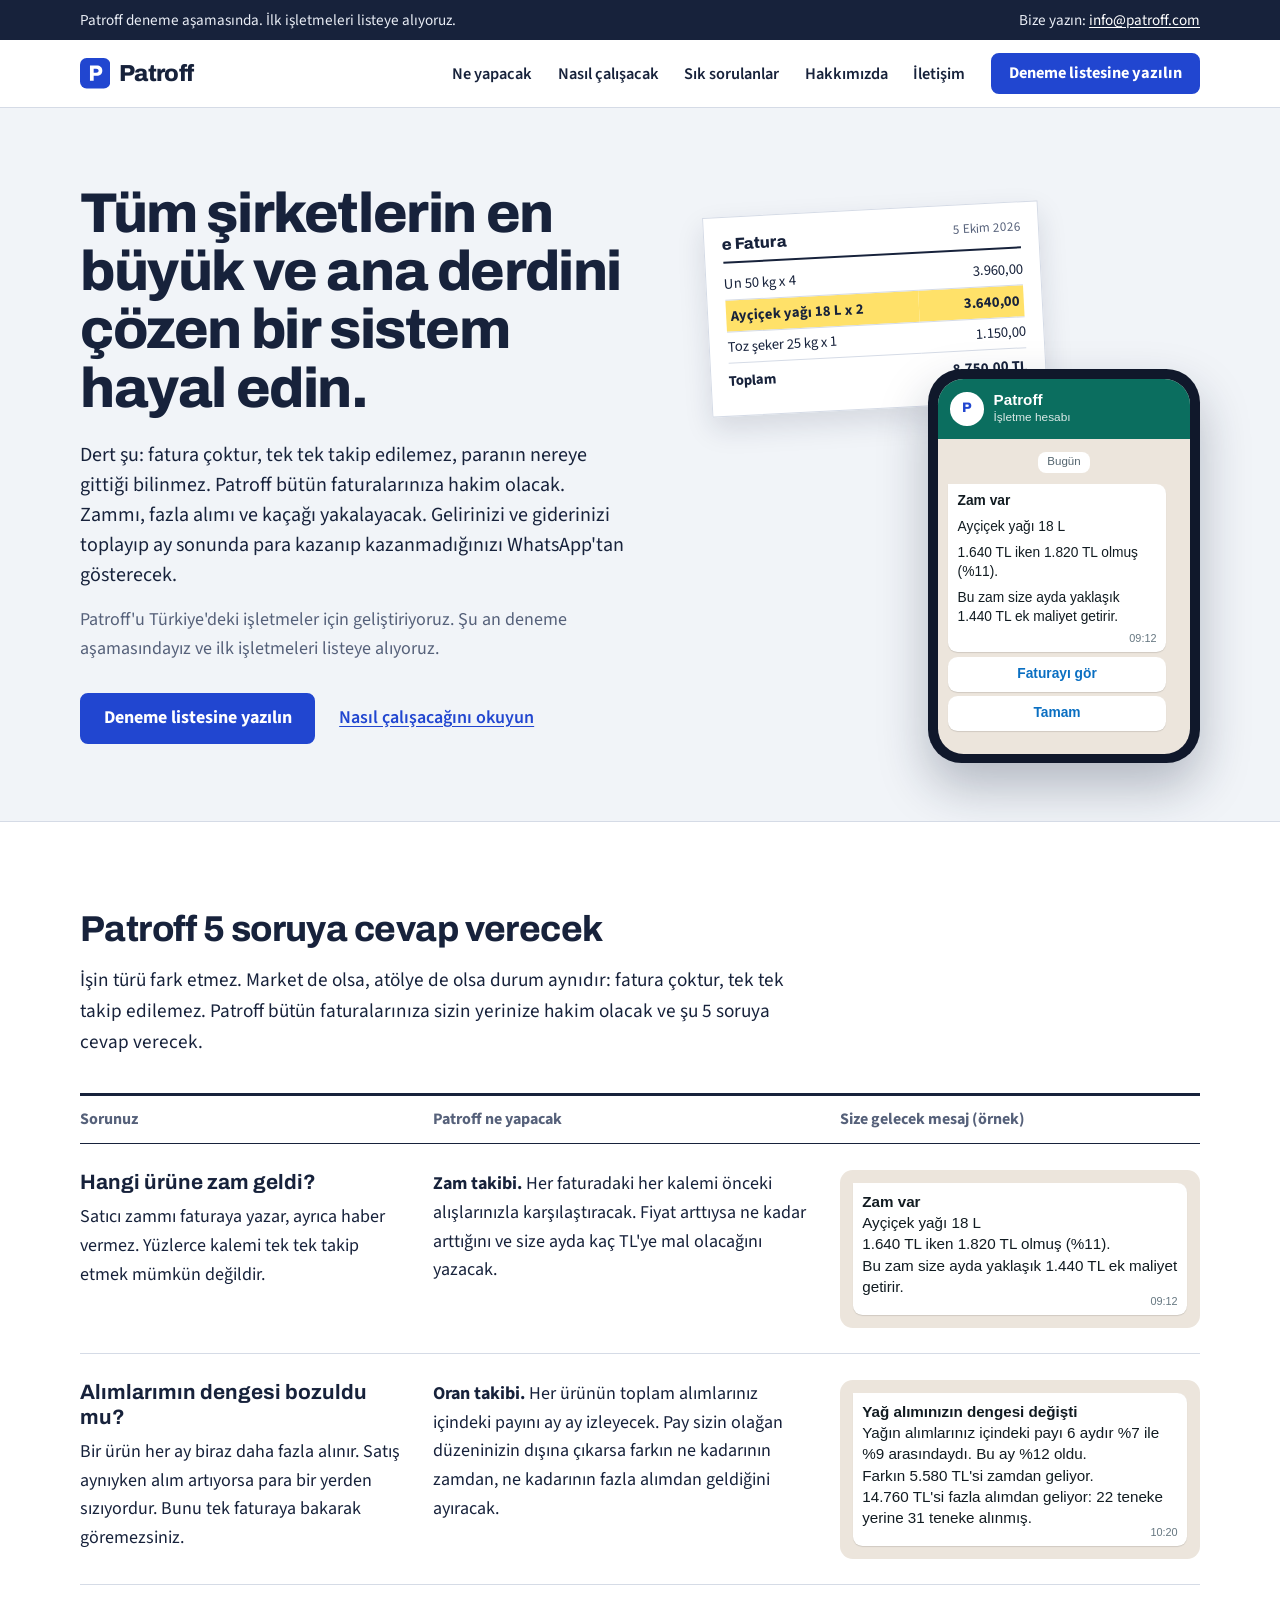
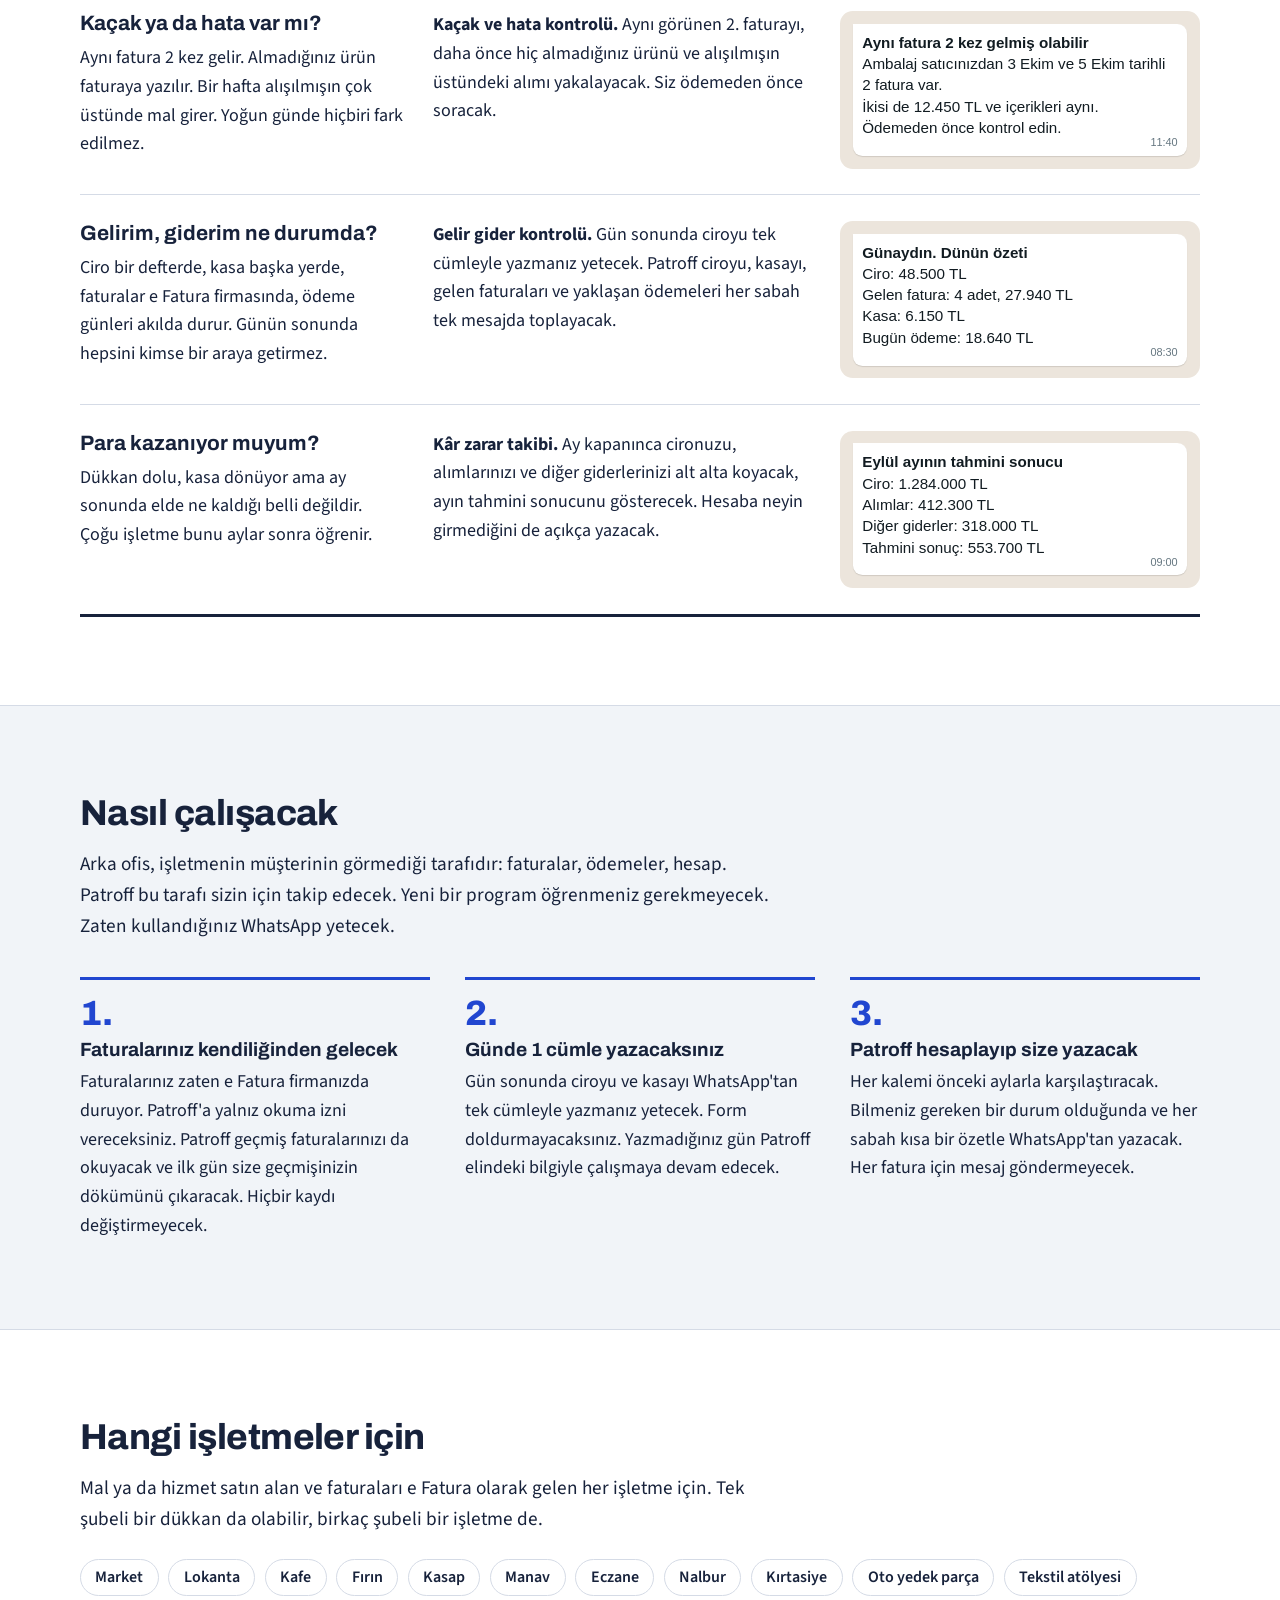
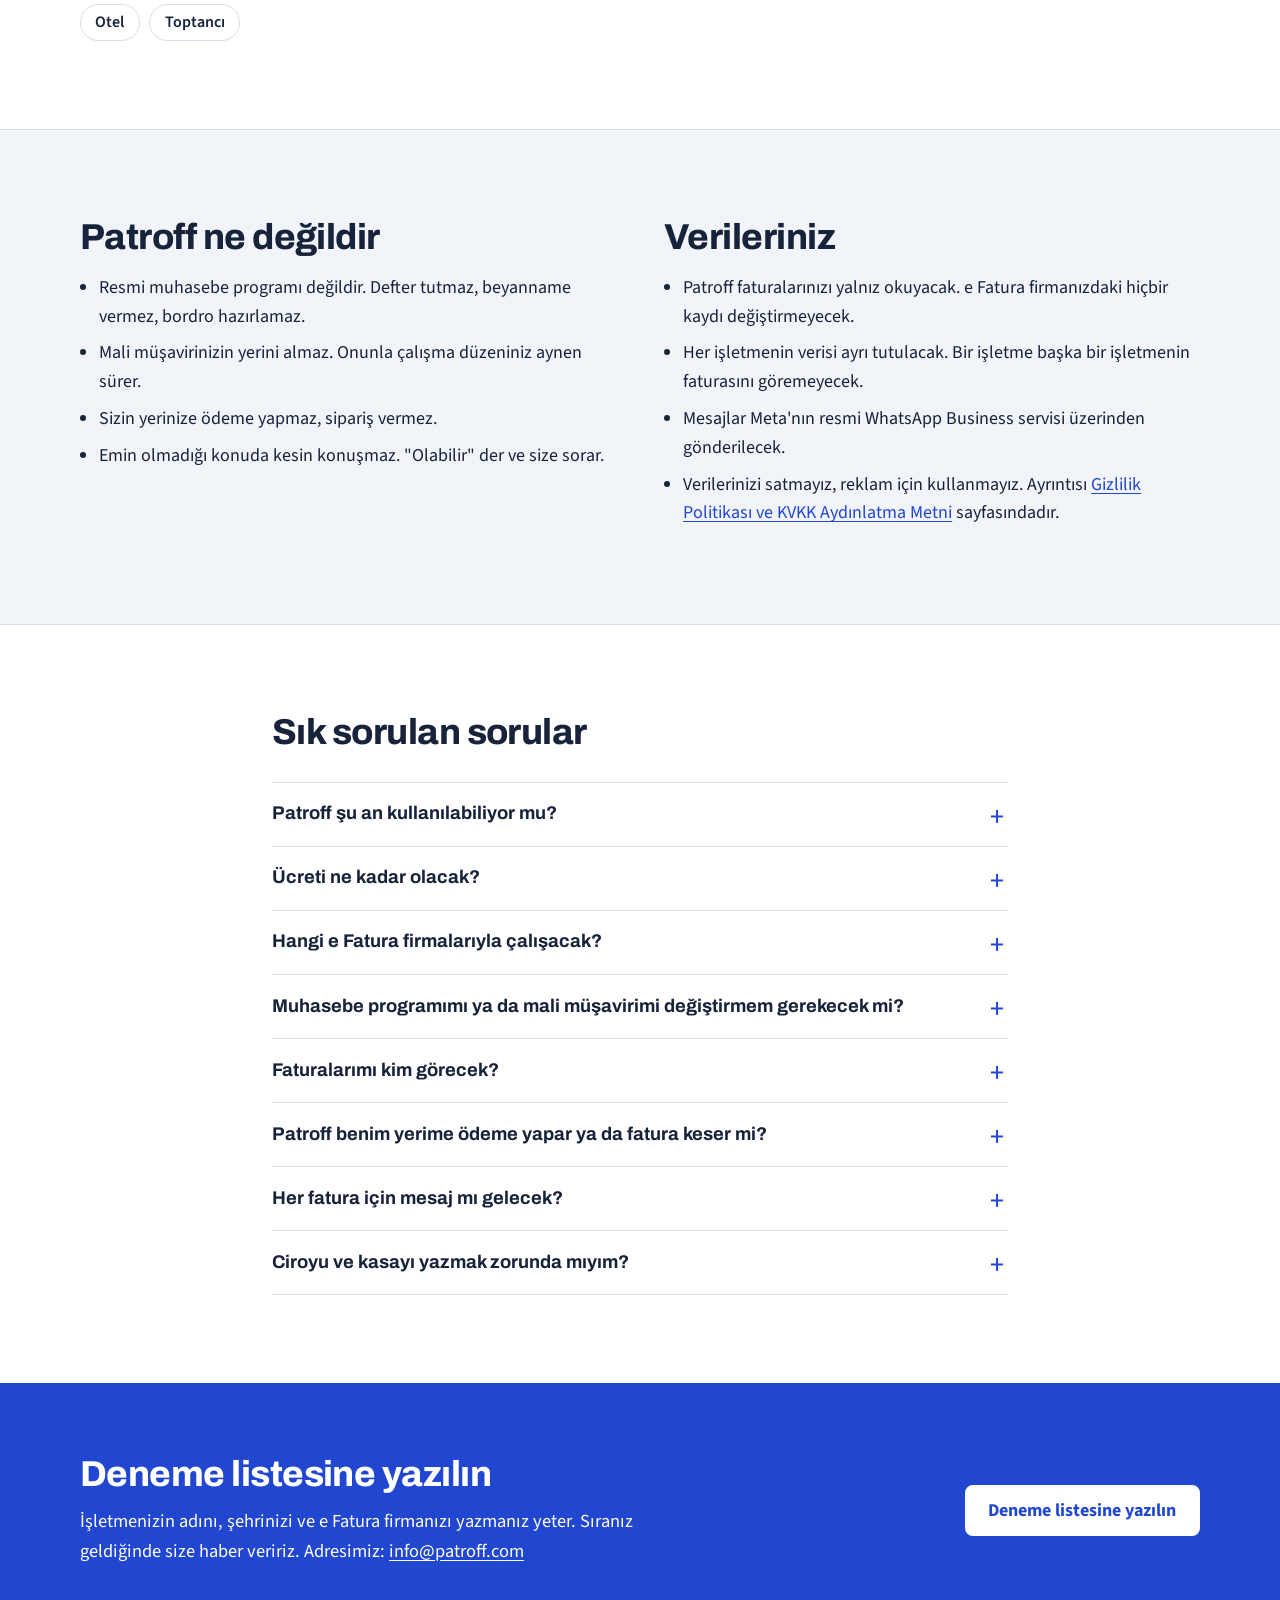
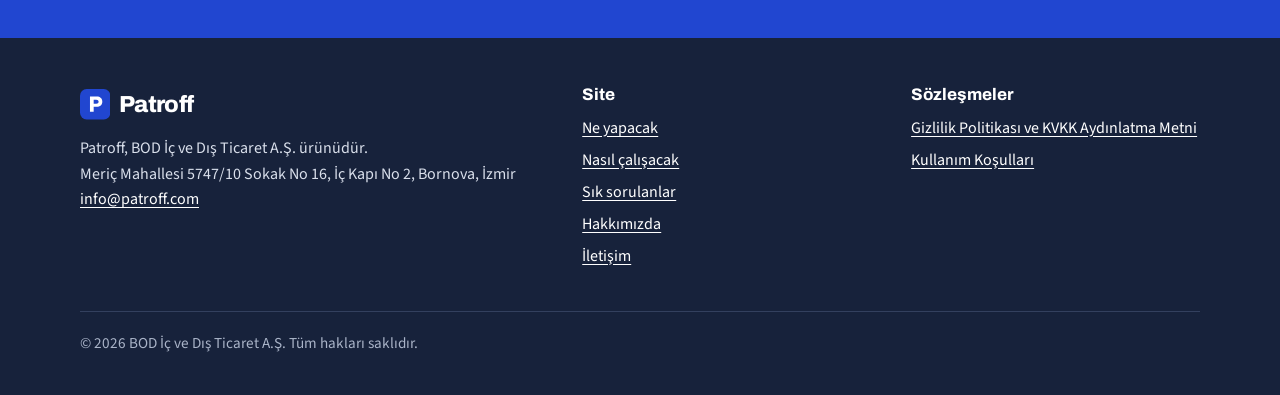
<file: index.html>
<!doctype html>
<html lang="tr">
<head>
<meta charset="utf-8">
<meta name="viewport" content="width=device-width, initial-scale=1">
<title>Patroff: şirketlerin en büyük derdini çözen sistem</title>
<meta name="description" content="Patroff işletmenizin bütün faturalarına hakim olacak. Zammı, fazla alımı ve kaçağı yakalayacak; gelirinizi, giderinizi ve ay sonunda para kazanıp kazanmadığınızı WhatsApp'tan gösterecek.">
<link rel="canonical" href="https://patroff.com/">
<meta property="og:type" content="website">
<meta property="og:locale" content="tr_TR">
<meta property="og:site_name" content="Patroff">
<meta property="og:title" content="Patroff: şirketlerin en büyük derdini çözen sistem">
<meta property="og:description" content="Patroff işletmenizin bütün faturalarına hakim olacak. Zammı, fazla alımı ve kaçağı yakalayacak; gelirinizi, giderinizi ve ay sonunda para kazanıp kazanmadığınızı WhatsApp'tan gösterecek.">
<meta property="og:url" content="https://patroff.com/">
<meta name="theme-color" content="#2146d0">
<link rel="icon" href="favicon.svg" type="image/svg+xml">
<link rel="preload" href="archivo-latin.woff2" as="font" type="font/woff2" crossorigin>
<link rel="preload" href="sourcesans-latin.woff2" as="font" type="font/woff2" crossorigin>
<link rel="stylesheet" href="site.css">
</head>
<body>
<a class="atla" href="#icerik">İçeriğe geçin</a>
<div class="serit"><div class="sarma"><span>Patroff deneme aşamasında. İlk işletmeleri listeye alıyoruz.</span><span class="gizle">Bize yazın: <a href="mailto:info@patroff.com">info@patroff.com</a></span></div></div>
<header class="ust"><div class="sarma">
<a class="marka" href="index.html"><svg viewBox="0 0 32 32" aria-hidden="true"><rect width="32" height="32" rx="7" fill="#2146d0"/><path d="M10.5 24V8h7.1c3.6 0 5.9 2.1 5.9 5.3s-2.3 5.3-5.9 5.3h-3.2V24zm3.9-8.6h2.7c1.6 0 2.5-.8 2.5-2.1s-.9-2.1-2.5-2.1h-2.7z" fill="#fff"/></svg><span>Patroff</span></a>
<nav class="menu" aria-label="Site menüsü">
<a href="index.html#ne-yapacak">Ne yapacak</a>
<a href="index.html#nasil">Nasıl çalışacak</a>
<a href="index.html#sss">Sık sorulanlar</a>
<a href="hakkimizda.html">Hakkımızda</a>
<a href="iletisim.html">İletişim</a>
<a class="dugme" href="mailto:info@patroff.com?subject=Patroff%20deneme%20listesi&body=Merhaba%2C%0A%0APatroff%20deneme%20listesine%20yaz%C4%B1lmak%20istiyorum.%0A%0A%C4%B0%C5%9Fletme%20ad%C4%B1%3A%0A%C5%9Eehir%3A%0A%C4%B0%C5%9Fletmenin%20i%C5%9Fi%3A%0Ae%20Fatura%20firman%C4%B1z%3A%0ATelefon%3A%0A">Deneme listesine yazılın</a>
</nav>
</div></header>
<main id="icerik">

<section class="kahraman"><div class="sarma">
<div>
<h1>Tüm şirketlerin en büyük ve ana derdini çözen bir sistem hayal edin.</h1>
<p class="alt">Dert şu: fatura çoktur, tek tek takip edilemez, paranın nereye gittiği bilinmez. Patroff bütün faturalarınıza hakim olacak. Zammı, fazla alımı ve kaçağı yakalayacak. Gelirinizi ve giderinizi toplayıp ay sonunda para kazanıp kazanmadığınızı WhatsApp'tan gösterecek.</p>
<p class="durum">Patroff'u Türkiye'deki işletmeler için geliştiriyoruz. Şu an deneme aşamasındayız ve ilk işletmeleri listeye alıyoruz.</p>
<div class="eylem"><a class="dugme" href="mailto:info@patroff.com?subject=Patroff%20deneme%20listesi&body=Merhaba%2C%0A%0APatroff%20deneme%20listesine%20yaz%C4%B1lmak%20istiyorum.%0A%0A%C4%B0%C5%9Fletme%20ad%C4%B1%3A%0A%C5%9Eehir%3A%0A%C4%B0%C5%9Fletmenin%20i%C5%9Fi%3A%0Ae%20Fatura%20firman%C4%B1z%3A%0ATelefon%3A%0A">Deneme listesine yazılın</a><a class="duz" href="#nasil">Nasıl çalışacağını okuyun</a></div>
</div>
<div class="sahne" role="img" aria-label="Örnek: gelen bir faturada ayçiçek yağına zam yapılmış. Patroff bunu WhatsApp'tan Zam var diye haber veriyor.">
<div class="fatura" aria-hidden="true">
<div class="bas"><span>e Fatura</span><span>5 Ekim 2026</span></div>
<table>
<tr><td>Un 50 kg x 4</td><td>3.960,00</td></tr>
<tr class="isaret"><td>Ayçiçek yağı 18 L x 2</td><td>3.640,00</td></tr>
<tr><td>Toz şeker 25 kg x 1</td><td>1.150,00</td></tr>
<tr class="toplam"><td>Toplam</td><td>8.750,00 TL</td></tr>
</table>
</div>
<div class="telefon" aria-hidden="true"><div class="ekran">
<div class="wa-ust"><span class="yuz">P</span><span><strong>Patroff</strong><small>İşletme hesabı</small></span></div>
<div class="sohbet">
<div class="gun">Bugün</div>
<div class="balon"><p class="ilk">Zam var</p><p>Ayçiçek yağı 18 L</p><p>1.640 TL iken 1.820 TL olmuş (%11).</p><p>Bu zam size ayda yaklaşık 1.440 TL ek maliyet getirir.</p><span class="saat">09:12</span></div><span class="wa-dugme">Faturayı gör</span><span class="wa-dugme">Tamam</span>
</div>
</div></div>
</div>
</div></section>

<section class="bolum" id="ne-yapacak"><div class="sarma">
<h2>Patroff 5 soruya cevap verecek</h2>
<p class="giris">İşin türü fark etmez. Market de olsa, atölye de olsa durum aynıdır: fatura çoktur, tek tek takip edilemez. Patroff bütün faturalarınıza sizin yerinize hakim olacak ve şu 5 soruya cevap verecek.</p>
<div class="dertler">
<div class="dert baslik"><span>Sorunuz</span><span>Patroff ne yapacak</span><span>Size gelecek mesaj (örnek)</span></div>
<div class="dert">
<div><h3>Hangi ürüne zam geldi?</h3><p>Satıcı zammı faturaya yazar, ayrıca haber vermez. Yüzlerce kalemi tek tek takip etmek mümkün değildir.</p></div>
<div><span class="etiket">Patroff ne yapacak</span><p><strong>Zam takibi.</strong> Her faturadaki her kalemi önceki alışlarınızla karşılaştıracak. Fiyat arttıysa ne kadar arttığını ve size ayda kaç TL'ye mal olacağını yazacak.</p></div>
<div><span class="etiket">Size gelecek mesaj (örnek)</span><div class="ornek"><div class="balon"><p class="ilk">Zam var</p><p>Ayçiçek yağı 18 L</p><p>1.640 TL iken 1.820 TL olmuş (%11).</p><p>Bu zam size ayda yaklaşık 1.440 TL ek maliyet getirir.</p><span class="saat">09:12</span></div></div></div>
</div>
<div class="dert">
<div><h3>Alımlarımın dengesi bozuldu mu?</h3><p>Bir ürün her ay biraz daha fazla alınır. Satış aynıyken alım artıyorsa para bir yerden sızıyordur. Bunu tek faturaya bakarak göremezsiniz.</p></div>
<div><span class="etiket">Patroff ne yapacak</span><p><strong>Oran takibi.</strong> Her ürünün toplam alımlarınız içindeki payını ay ay izleyecek. Pay sizin olağan düzeninizin dışına çıkarsa farkın ne kadarının zamdan, ne kadarının fazla alımdan geldiğini ayıracak.</p></div>
<div><span class="etiket">Size gelecek mesaj (örnek)</span><div class="ornek"><div class="balon"><p class="ilk">Yağ alımınızın dengesi değişti</p><p>Yağın alımlarınız içindeki payı 6 aydır %7 ile %9 arasındaydı. Bu ay %12 oldu.</p><p>Farkın 5.580 TL'si zamdan geliyor.</p><p>14.760 TL'si fazla alımdan geliyor: 22 teneke yerine 31 teneke alınmış.</p><span class="saat">10:20</span></div></div></div>
</div>
<div class="dert">
<div><h3>Kaçak ya da hata var mı?</h3><p>Aynı fatura 2 kez gelir. Almadığınız ürün faturaya yazılır. Bir hafta alışılmışın çok üstünde mal girer. Yoğun günde hiçbiri fark edilmez.</p></div>
<div><span class="etiket">Patroff ne yapacak</span><p><strong>Kaçak ve hata kontrolü.</strong> Aynı görünen 2. faturayı, daha önce hiç almadığınız ürünü ve alışılmışın üstündeki alımı yakalayacak. Siz ödemeden önce soracak.</p></div>
<div><span class="etiket">Size gelecek mesaj (örnek)</span><div class="ornek"><div class="balon"><p class="ilk">Aynı fatura 2 kez gelmiş olabilir</p><p>Ambalaj satıcınızdan 3 Ekim ve 5 Ekim tarihli 2 fatura var.</p><p>İkisi de 12.450 TL ve içerikleri aynı.</p><p>Ödemeden önce kontrol edin.</p><span class="saat">11:40</span></div></div></div>
</div>
<div class="dert">
<div><h3>Gelirim, giderim ne durumda?</h3><p>Ciro bir defterde, kasa başka yerde, faturalar e Fatura firmasında, ödeme günleri akılda durur. Günün sonunda hepsini kimse bir araya getirmez.</p></div>
<div><span class="etiket">Patroff ne yapacak</span><p><strong>Gelir gider kontrolü.</strong> Gün sonunda ciroyu tek cümleyle yazmanız yetecek. Patroff ciroyu, kasayı, gelen faturaları ve yaklaşan ödemeleri her sabah tek mesajda toplayacak.</p></div>
<div><span class="etiket">Size gelecek mesaj (örnek)</span><div class="ornek"><div class="balon"><p class="ilk">Günaydın. Dünün özeti</p><p>Ciro: 48.500 TL</p><p>Gelen fatura: 4 adet, 27.940 TL</p><p>Kasa: 6.150 TL</p><p>Bugün ödeme: 18.640 TL</p><span class="saat">08:30</span></div></div></div>
</div>
<div class="dert">
<div><h3>Para kazanıyor muyum?</h3><p>Dükkan dolu, kasa dönüyor ama ay sonunda elde ne kaldığı belli değildir. Çoğu işletme bunu aylar sonra öğrenir.</p></div>
<div><span class="etiket">Patroff ne yapacak</span><p><strong>Kâr zarar takibi.</strong> Ay kapanınca cironuzu, alımlarınızı ve diğer giderlerinizi alt alta koyacak, ayın tahmini sonucunu gösterecek. Hesaba neyin girmediğini de açıkça yazacak.</p></div>
<div><span class="etiket">Size gelecek mesaj (örnek)</span><div class="ornek"><div class="balon"><p class="ilk">Eylül ayının tahmini sonucu</p><p>Ciro: 1.284.000 TL</p><p>Alımlar: 412.300 TL</p><p>Diğer giderler: 318.000 TL</p><p>Tahmini sonuç: 553.700 TL</p><span class="saat">09:00</span></div></div></div>
</div>
</div>
</div></section>

<section class="bolum gri" id="nasil"><div class="sarma">
<h2>Nasıl çalışacak</h2>
<p class="giris">Arka ofis, işletmenin müşterinin görmediği tarafıdır: faturalar, ödemeler, hesap. Patroff bu tarafı sizin için takip edecek. Yeni bir program öğrenmeniz gerekmeyecek. Zaten kullandığınız WhatsApp yetecek.</p>
<ol class="adimlar">
<li><h3>Faturalarınız kendiliğinden gelecek</h3><p>Faturalarınız zaten e Fatura firmanızda duruyor. Patroff'a yalnız okuma izni vereceksiniz. Patroff geçmiş faturalarınızı da okuyacak ve ilk gün size geçmişinizin dökümünü çıkaracak. Hiçbir kaydı değiştirmeyecek.</p></li>
<li><h3>Günde 1 cümle yazacaksınız</h3><p>Gün sonunda ciroyu ve kasayı WhatsApp'tan tek cümleyle yazmanız yetecek. Form doldurmayacaksınız. Yazmadığınız gün Patroff elindeki bilgiyle çalışmaya devam edecek.</p></li>
<li><h3>Patroff hesaplayıp size yazacak</h3><p>Her kalemi önceki aylarla karşılaştıracak. Bilmeniz gereken bir durum olduğunda ve her sabah kısa bir özetle WhatsApp'tan yazacak. Her fatura için mesaj göndermeyecek.</p></li>
</ol>
</div></section>

<section class="bolum"><div class="sarma">
<h2>Hangi işletmeler için</h2>
<p class="giris">Mal ya da hizmet satın alan ve faturaları e Fatura olarak gelen her işletme için. Tek şubeli bir dükkan da olabilir, birkaç şubeli bir işletme de.</p>
<ul class="isler">
<li>Market</li><li>Lokanta</li><li>Kafe</li><li>Fırın</li><li>Kasap</li><li>Manav</li><li>Eczane</li><li>Nalbur</li><li>Kırtasiye</li><li>Oto yedek parça</li><li>Tekstil atölyesi</li><li>Otel</li><li>Toptancı</li>
</ul>
</div></section>

<section class="bolum gri"><div class="sarma ikili">
<div>
<h2>Patroff ne değildir</h2>
<ul class="duzliste">
<li>Resmi muhasebe programı değildir. Defter tutmaz, beyanname vermez, bordro hazırlamaz.</li>
<li>Mali müşavirinizin yerini almaz. Onunla çalışma düzeniniz aynen sürer.</li>
<li>Sizin yerinize ödeme yapmaz, sipariş vermez.</li>
<li>Emin olmadığı konuda kesin konuşmaz. "Olabilir" der ve size sorar.</li>
</ul>
</div>
<div>
<h2>Verileriniz</h2>
<ul class="duzliste">
<li>Patroff faturalarınızı yalnız okuyacak. e Fatura firmanızdaki hiçbir kaydı değiştirmeyecek.</li>
<li>Her işletmenin verisi ayrı tutulacak. Bir işletme başka bir işletmenin faturasını göremeyecek.</li>
<li>Mesajlar Meta'nın resmi WhatsApp Business servisi üzerinden gönderilecek.</li>
<li>Verilerinizi satmayız, reklam için kullanmayız. Ayrıntısı <a href="gizlilik.html">Gizlilik Politikası ve KVKK Aydınlatma Metni</a> sayfasındadır.</li>
</ul>
</div>
</div></section>

<section class="bolum" id="sss"><div class="sarma dar">
<h2>Sık sorulan sorular</h2>
<div class="sss">
<details><summary>Patroff şu an kullanılabiliyor mu?</summary><p>Henüz herkese açık değil. Patroff'u geliştiriyoruz ve önce kendi işletmemizde deniyoruz. Deneme listesine yazılırsanız sıranız geldiğinde size haber veririz.</p></details>
<details><summary>Ücreti ne kadar olacak?</summary><p>Fiyatı henüz açıklamadık. Deneme listesindeki işletmelere fiyatı herkesten önce bildireceğiz. Sizden habersiz hiçbir ücret alınmaz.</p></details>
<details><summary>Hangi e Fatura firmalarıyla çalışacak?</summary><p>İlk bağlantıyı kendi işletmemizin kullandığı e Fatura firması için kuruyoruz. Diğer e Fatura firmalarını sırayla ekleyeceğiz. Listeye yazılırken e Fatura firmanızı belirtirseniz sıralamayı ona göre yaparız.</p></details>
<details><summary>Muhasebe programımı ya da mali müşavirimi değiştirmem gerekecek mi?</summary><p>Hayır. Patroff resmi muhasebe programı değildir ve mali müşavirinizin yerini almaz. Kullandığınız düzen aynen devam eder. Patroff faturalarınızı, gelirinizi ve giderinizi takip edip size durumu gösterecek.</p></details>
<details><summary>Faturalarımı kim görecek?</summary><p>Faturalarınız yalnız sizin işletmeniz için okunur. Başka bir işletme sizin faturanızı göremez. Verilerinizi satmayız ve reklam için kullanmayız. Ayrıntısı Gizlilik Politikası ve KVKK Aydınlatma Metni sayfasındadır.</p></details>
<details><summary>Patroff benim yerime ödeme yapar ya da fatura keser mi?</summary><p>Hayır. Patroff ödeme yapmaz, sipariş vermez, e Fatura firmanızdaki hiçbir kaydı değiştirmez. Hesaplar, gösterir ve uyarır. Karar her zaman sizindir.</p></details>
<details><summary>Her fatura için mesaj mı gelecek?</summary><p>Hayır. Patroff bilmeniz gereken bir durum olduğunda ve sabahları kısa bir özetle yazacak. Mesajlar kısa ve sade olacak.</p></details>
<details><summary>Ciroyu ve kasayı yazmak zorunda mıyım?</summary><p>Hayır. Patroff elindeki bilgiyle çalışacak. Yalnız faturalarınız varsa zam, oran ve kaçak kontrollerini yapacak. Ciroyu ve kasayı da yazarsanız gelir gider özetini ve ayın tahmini sonucunu da gösterecek.</p></details>
</div>
</div></section>

<section class="kapanis"><div class="sarma">
<div>
<h2>Deneme listesine yazılın</h2>
<p>İşletmenizin adını, şehrinizi ve e Fatura firmanızı yazmanız yeter. Sıranız geldiğinde size haber veririz. Adresimiz: <a href="mailto:info@patroff.com">info@patroff.com</a></p>
</div>
<a class="dugme acik" href="mailto:info@patroff.com?subject=Patroff%20deneme%20listesi&body=Merhaba%2C%0A%0APatroff%20deneme%20listesine%20yaz%C4%B1lmak%20istiyorum.%0A%0A%C4%B0%C5%9Fletme%20ad%C4%B1%3A%0A%C5%9Eehir%3A%0A%C4%B0%C5%9Fletmenin%20i%C5%9Fi%3A%0Ae%20Fatura%20firman%C4%B1z%3A%0ATelefon%3A%0A">Deneme listesine yazılın</a>
</div></section>
</main>
<footer class="alt-bilgi"><div class="sarma">
<div class="sutunlar">
<div>
<a class="marka" href="index.html"><svg viewBox="0 0 32 32" aria-hidden="true"><rect width="32" height="32" rx="7" fill="#2146d0"/><path d="M10.5 24V8h7.1c3.6 0 5.9 2.1 5.9 5.3s-2.3 5.3-5.9 5.3h-3.2V24zm3.9-8.6h2.7c1.6 0 2.5-.8 2.5-2.1s-.9-2.1-2.5-2.1h-2.7z" fill="#fff"/></svg><span>Patroff</span></a>
<address>Patroff, BOD İç ve Dış Ticaret A.Ş. ürünüdür.<br>Meriç Mahallesi 5747/10 Sokak No 16, İç Kapı No 2, Bornova, İzmir<br><a href="mailto:info@patroff.com">info@patroff.com</a></address>
</div>
<div>
<h2>Site</h2>
<ul>
<li><a href="index.html#ne-yapacak">Ne yapacak</a></li>
<li><a href="index.html#nasil">Nasıl çalışacak</a></li>
<li><a href="index.html#sss">Sık sorulanlar</a></li>
<li><a href="hakkimizda.html">Hakkımızda</a></li>
<li><a href="iletisim.html">İletişim</a></li>
</ul>
</div>
<div>
<h2>Sözleşmeler</h2>
<ul>
<li><a href="gizlilik.html">Gizlilik Politikası ve KVKK Aydınlatma Metni</a></li>
<li><a href="kosullar.html">Kullanım Koşulları</a></li>
</ul>
</div>
</div>
<p class="telif">© 2026 BOD İç ve Dış Ticaret A.Ş. Tüm hakları saklıdır.</p>
</div></footer>
</body>
</html>
</file>
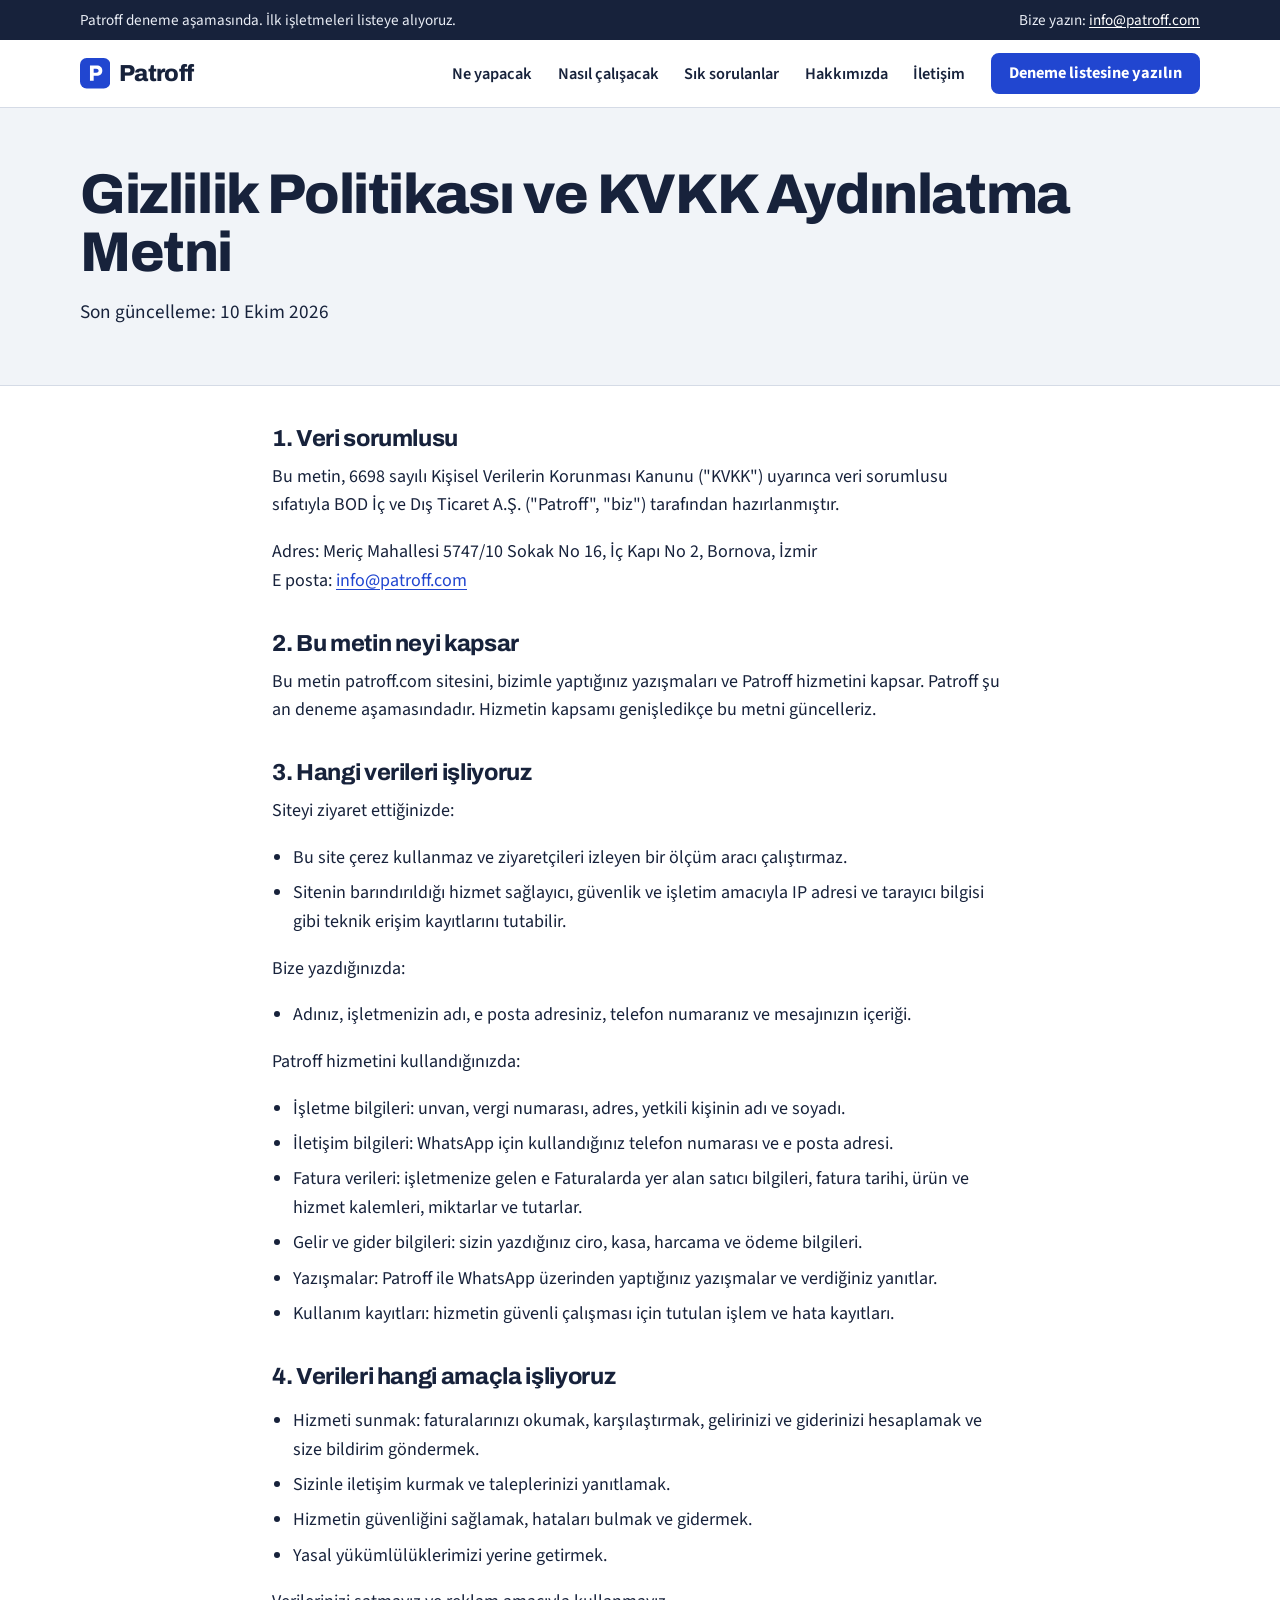
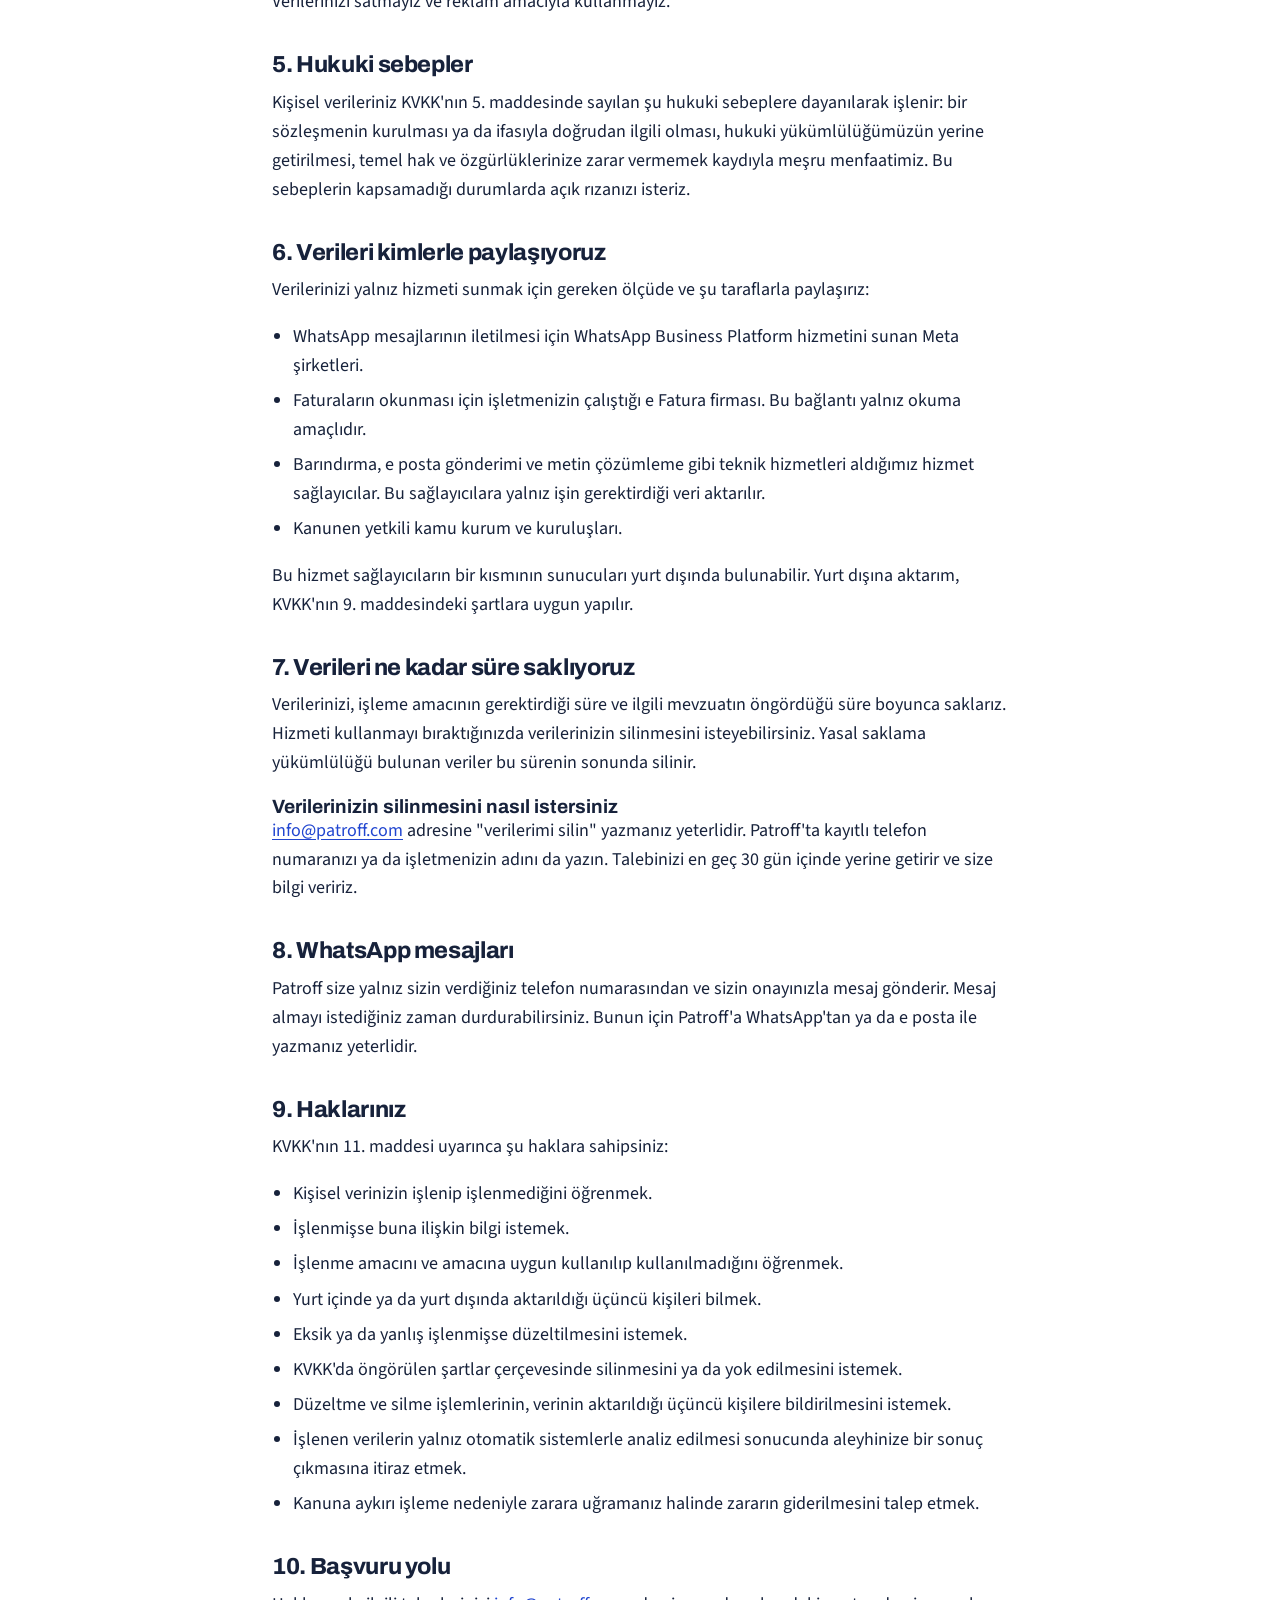
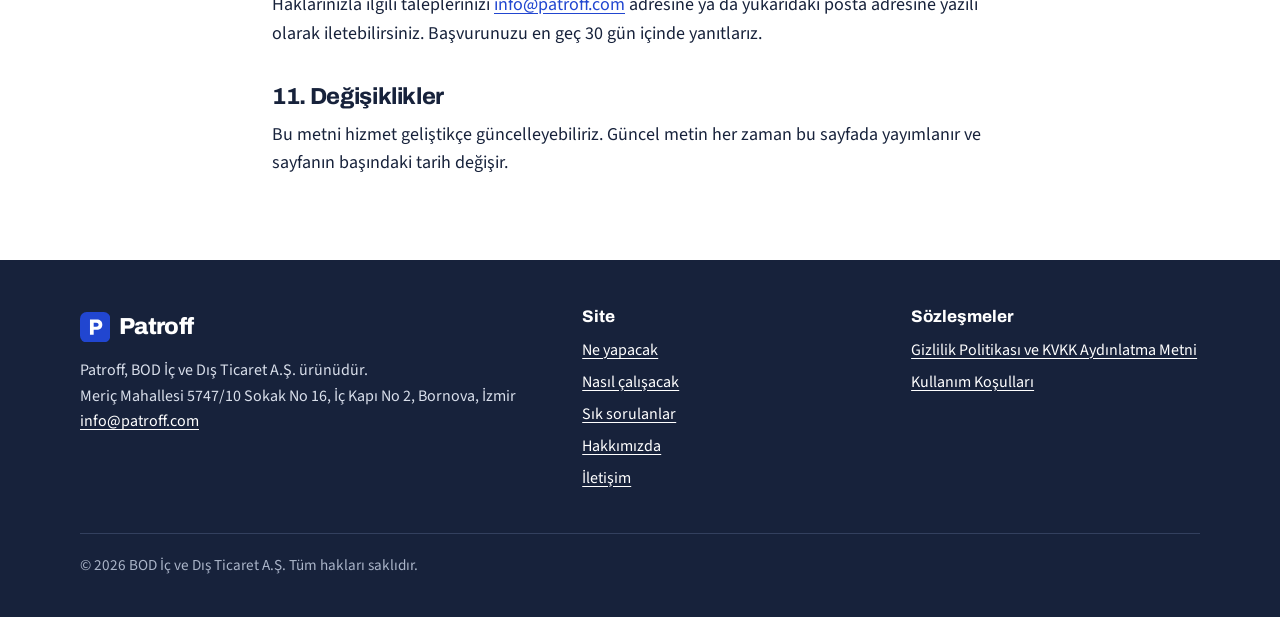
<file: gizlilik.html>
<!doctype html>
<html lang="tr">
<head>
<meta charset="utf-8">
<meta name="viewport" content="width=device-width, initial-scale=1">
<title>Gizlilik Politikası ve KVKK Aydınlatma Metni | Patroff</title>
<meta name="description" content="Patroff'un kişisel verileri nasıl işlediğini anlatan gizlilik politikası ve KVKK aydınlatma metni.">
<link rel="canonical" href="https://patroff.com/gizlilik.html">
<meta property="og:type" content="website">
<meta property="og:locale" content="tr_TR">
<meta property="og:site_name" content="Patroff">
<meta property="og:title" content="Gizlilik Politikası ve KVKK Aydınlatma Metni | Patroff">
<meta property="og:description" content="Patroff'un kişisel verileri nasıl işlediğini anlatan gizlilik politikası ve KVKK aydınlatma metni.">
<meta property="og:url" content="https://patroff.com/gizlilik.html">
<meta name="theme-color" content="#2146d0">
<link rel="icon" href="favicon.svg" type="image/svg+xml">
<link rel="preload" href="archivo-latin.woff2" as="font" type="font/woff2" crossorigin>
<link rel="preload" href="sourcesans-latin.woff2" as="font" type="font/woff2" crossorigin>
<link rel="stylesheet" href="site.css">
</head>
<body>
<a class="atla" href="#icerik">İçeriğe geçin</a>
<div class="serit"><div class="sarma"><span>Patroff deneme aşamasında. İlk işletmeleri listeye alıyoruz.</span><span class="gizle">Bize yazın: <a href="mailto:info@patroff.com">info@patroff.com</a></span></div></div>
<header class="ust"><div class="sarma">
<a class="marka" href="index.html"><svg viewBox="0 0 32 32" aria-hidden="true"><rect width="32" height="32" rx="7" fill="#2146d0"/><path d="M10.5 24V8h7.1c3.6 0 5.9 2.1 5.9 5.3s-2.3 5.3-5.9 5.3h-3.2V24zm3.9-8.6h2.7c1.6 0 2.5-.8 2.5-2.1s-.9-2.1-2.5-2.1h-2.7z" fill="#fff"/></svg><span>Patroff</span></a>
<nav class="menu" aria-label="Site menüsü">
<a href="index.html#ne-yapacak">Ne yapacak</a>
<a href="index.html#nasil">Nasıl çalışacak</a>
<a href="index.html#sss">Sık sorulanlar</a>
<a href="hakkimizda.html">Hakkımızda</a>
<a href="iletisim.html">İletişim</a>
<a class="dugme" href="mailto:info@patroff.com?subject=Patroff%20deneme%20listesi&body=Merhaba%2C%0A%0APatroff%20deneme%20listesine%20yaz%C4%B1lmak%20istiyorum.%0A%0A%C4%B0%C5%9Fletme%20ad%C4%B1%3A%0A%C5%9Eehir%3A%0A%C4%B0%C5%9Fletmenin%20i%C5%9Fi%3A%0Ae%20Fatura%20firman%C4%B1z%3A%0ATelefon%3A%0A">Deneme listesine yazılın</a>
</nav>
</div></header>
<main id="icerik">

<div class="sayfa-basi"><div class="sarma"><h1>Gizlilik Politikası ve KVKK Aydınlatma Metni</h1><p>Son güncelleme: 10 Ekim 2026</p></div></div>
<div class="sarma dar metin">
<h2>1. Veri sorumlusu</h2>
<p>Bu metin, 6698 sayılı Kişisel Verilerin Korunması Kanunu ("KVKK") uyarınca veri sorumlusu sıfatıyla BOD İç ve Dış Ticaret A.Ş. ("Patroff", "biz") tarafından hazırlanmıştır.</p>
<p>Adres: Meriç Mahallesi 5747/10 Sokak No 16, İç Kapı No 2, Bornova, İzmir<br>E posta: <a href="mailto:info@patroff.com">info@patroff.com</a></p>

<h2>2. Bu metin neyi kapsar</h2>
<p>Bu metin patroff.com sitesini, bizimle yaptığınız yazışmaları ve Patroff hizmetini kapsar. Patroff şu an deneme aşamasındadır. Hizmetin kapsamı genişledikçe bu metni güncelleriz.</p>

<h2>3. Hangi verileri işliyoruz</h2>
<p>Siteyi ziyaret ettiğinizde:</p>
<ul>
<li>Bu site çerez kullanmaz ve ziyaretçileri izleyen bir ölçüm aracı çalıştırmaz.</li>
<li>Sitenin barındırıldığı hizmet sağlayıcı, güvenlik ve işletim amacıyla IP adresi ve tarayıcı bilgisi gibi teknik erişim kayıtlarını tutabilir.</li>
</ul>
<p>Bize yazdığınızda:</p>
<ul>
<li>Adınız, işletmenizin adı, e posta adresiniz, telefon numaranız ve mesajınızın içeriği.</li>
</ul>
<p>Patroff hizmetini kullandığınızda:</p>
<ul>
<li>İşletme bilgileri: unvan, vergi numarası, adres, yetkili kişinin adı ve soyadı.</li>
<li>İletişim bilgileri: WhatsApp için kullandığınız telefon numarası ve e posta adresi.</li>
<li>Fatura verileri: işletmenize gelen e Faturalarda yer alan satıcı bilgileri, fatura tarihi, ürün ve hizmet kalemleri, miktarlar ve tutarlar.</li>
<li>Gelir ve gider bilgileri: sizin yazdığınız ciro, kasa, harcama ve ödeme bilgileri.</li>
<li>Yazışmalar: Patroff ile WhatsApp üzerinden yaptığınız yazışmalar ve verdiğiniz yanıtlar.</li>
<li>Kullanım kayıtları: hizmetin güvenli çalışması için tutulan işlem ve hata kayıtları.</li>
</ul>

<h2>4. Verileri hangi amaçla işliyoruz</h2>
<ul>
<li>Hizmeti sunmak: faturalarınızı okumak, karşılaştırmak, gelirinizi ve giderinizi hesaplamak ve size bildirim göndermek.</li>
<li>Sizinle iletişim kurmak ve taleplerinizi yanıtlamak.</li>
<li>Hizmetin güvenliğini sağlamak, hataları bulmak ve gidermek.</li>
<li>Yasal yükümlülüklerimizi yerine getirmek.</li>
</ul>
<p>Verilerinizi satmayız ve reklam amacıyla kullanmayız.</p>

<h2>5. Hukuki sebepler</h2>
<p>Kişisel verileriniz KVKK'nın 5. maddesinde sayılan şu hukuki sebeplere dayanılarak işlenir: bir sözleşmenin kurulması ya da ifasıyla doğrudan ilgili olması, hukuki yükümlülüğümüzün yerine getirilmesi, temel hak ve özgürlüklerinize zarar vermemek kaydıyla meşru menfaatimiz. Bu sebeplerin kapsamadığı durumlarda açık rızanızı isteriz.</p>

<h2>6. Verileri kimlerle paylaşıyoruz</h2>
<p>Verilerinizi yalnız hizmeti sunmak için gereken ölçüde ve şu taraflarla paylaşırız:</p>
<ul>
<li>WhatsApp mesajlarının iletilmesi için WhatsApp Business Platform hizmetini sunan Meta şirketleri.</li>
<li>Faturaların okunması için işletmenizin çalıştığı e Fatura firması. Bu bağlantı yalnız okuma amaçlıdır.</li>
<li>Barındırma, e posta gönderimi ve metin çözümleme gibi teknik hizmetleri aldığımız hizmet sağlayıcılar. Bu sağlayıcılara yalnız işin gerektirdiği veri aktarılır.</li>
<li>Kanunen yetkili kamu kurum ve kuruluşları.</li>
</ul>
<p>Bu hizmet sağlayıcıların bir kısmının sunucuları yurt dışında bulunabilir. Yurt dışına aktarım, KVKK'nın 9. maddesindeki şartlara uygun yapılır.</p>

<h2>7. Verileri ne kadar süre saklıyoruz</h2>
<p>Verilerinizi, işleme amacının gerektirdiği süre ve ilgili mevzuatın öngördüğü süre boyunca saklarız. Hizmeti kullanmayı bıraktığınızda verilerinizin silinmesini isteyebilirsiniz. Yasal saklama yükümlülüğü bulunan veriler bu sürenin sonunda silinir.</p>
<h3 id="silme">Verilerinizin silinmesini nasıl istersiniz</h3>
<p><a href="mailto:info@patroff.com">info@patroff.com</a> adresine "verilerimi silin" yazmanız yeterlidir. Patroff'ta kayıtlı telefon numaranızı ya da işletmenizin adını da yazın. Talebinizi en geç 30 gün içinde yerine getirir ve size bilgi veririz.</p>

<h2>8. WhatsApp mesajları</h2>
<p>Patroff size yalnız sizin verdiğiniz telefon numarasından ve sizin onayınızla mesaj gönderir. Mesaj almayı istediğiniz zaman durdurabilirsiniz. Bunun için Patroff'a WhatsApp'tan ya da e posta ile yazmanız yeterlidir.</p>

<h2>9. Haklarınız</h2>
<p>KVKK'nın 11. maddesi uyarınca şu haklara sahipsiniz:</p>
<ul>
<li>Kişisel verinizin işlenip işlenmediğini öğrenmek.</li>
<li>İşlenmişse buna ilişkin bilgi istemek.</li>
<li>İşlenme amacını ve amacına uygun kullanılıp kullanılmadığını öğrenmek.</li>
<li>Yurt içinde ya da yurt dışında aktarıldığı üçüncü kişileri bilmek.</li>
<li>Eksik ya da yanlış işlenmişse düzeltilmesini istemek.</li>
<li>KVKK'da öngörülen şartlar çerçevesinde silinmesini ya da yok edilmesini istemek.</li>
<li>Düzeltme ve silme işlemlerinin, verinin aktarıldığı üçüncü kişilere bildirilmesini istemek.</li>
<li>İşlenen verilerin yalnız otomatik sistemlerle analiz edilmesi sonucunda aleyhinize bir sonuç çıkmasına itiraz etmek.</li>
<li>Kanuna aykırı işleme nedeniyle zarara uğramanız halinde zararın giderilmesini talep etmek.</li>
</ul>

<h2>10. Başvuru yolu</h2>
<p>Haklarınızla ilgili taleplerinizi <a href="mailto:info@patroff.com">info@patroff.com</a> adresine ya da yukarıdaki posta adresine yazılı olarak iletebilirsiniz. Başvurunuzu en geç 30 gün içinde yanıtlarız.</p>

<h2>11. Değişiklikler</h2>
<p>Bu metni hizmet geliştikçe güncelleyebiliriz. Güncel metin her zaman bu sayfada yayımlanır ve sayfanın başındaki tarih değişir.</p>
</div>
</main>
<footer class="alt-bilgi"><div class="sarma">
<div class="sutunlar">
<div>
<a class="marka" href="index.html"><svg viewBox="0 0 32 32" aria-hidden="true"><rect width="32" height="32" rx="7" fill="#2146d0"/><path d="M10.5 24V8h7.1c3.6 0 5.9 2.1 5.9 5.3s-2.3 5.3-5.9 5.3h-3.2V24zm3.9-8.6h2.7c1.6 0 2.5-.8 2.5-2.1s-.9-2.1-2.5-2.1h-2.7z" fill="#fff"/></svg><span>Patroff</span></a>
<address>Patroff, BOD İç ve Dış Ticaret A.Ş. ürünüdür.<br>Meriç Mahallesi 5747/10 Sokak No 16, İç Kapı No 2, Bornova, İzmir<br><a href="mailto:info@patroff.com">info@patroff.com</a></address>
</div>
<div>
<h2>Site</h2>
<ul>
<li><a href="index.html#ne-yapacak">Ne yapacak</a></li>
<li><a href="index.html#nasil">Nasıl çalışacak</a></li>
<li><a href="index.html#sss">Sık sorulanlar</a></li>
<li><a href="hakkimizda.html">Hakkımızda</a></li>
<li><a href="iletisim.html">İletişim</a></li>
</ul>
</div>
<div>
<h2>Sözleşmeler</h2>
<ul>
<li><a href="gizlilik.html">Gizlilik Politikası ve KVKK Aydınlatma Metni</a></li>
<li><a href="kosullar.html">Kullanım Koşulları</a></li>
</ul>
</div>
</div>
<p class="telif">© 2026 BOD İç ve Dış Ticaret A.Ş. Tüm hakları saklıdır.</p>
</div></footer>
</body>
</html>
</file>
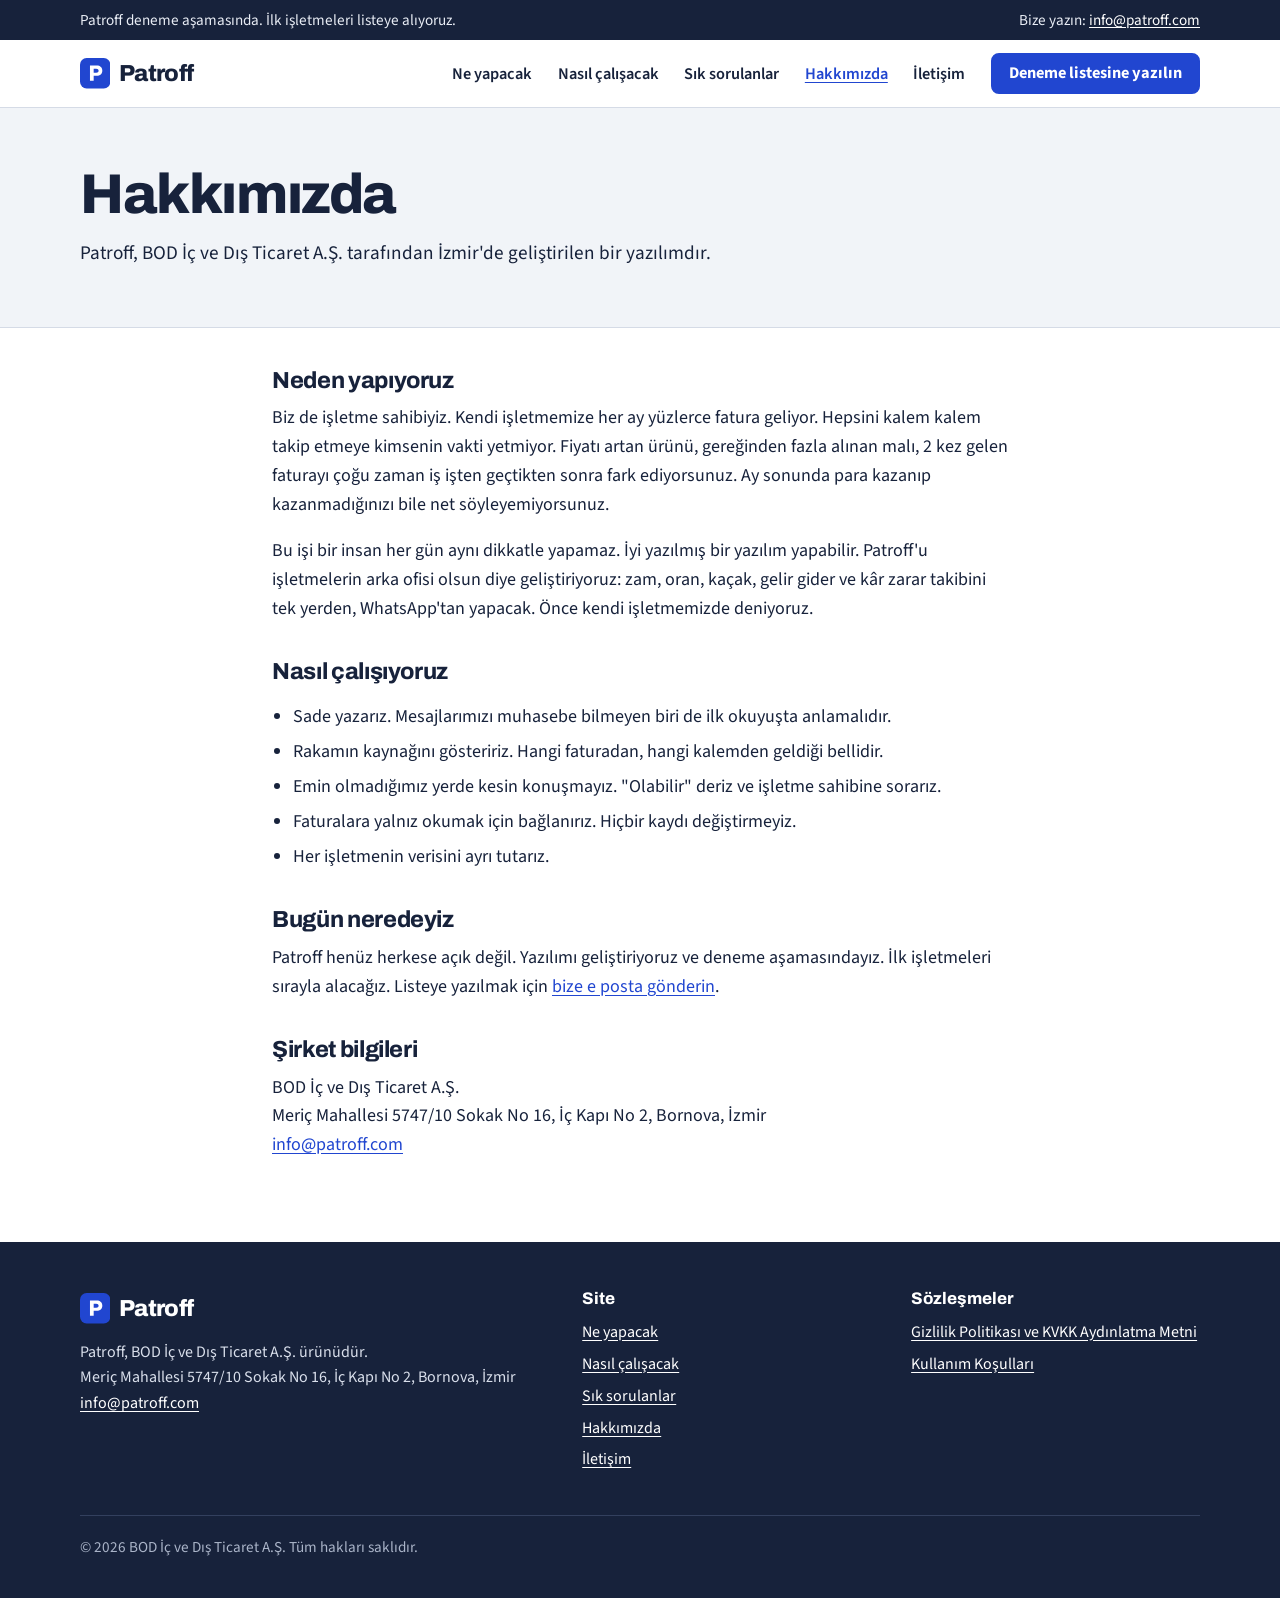
<file: hakkimizda.html>
<!doctype html>
<html lang="tr">
<head>
<meta charset="utf-8">
<meta name="viewport" content="width=device-width, initial-scale=1">
<title>Hakkımızda | Patroff</title>
<meta name="description" content="Patroff'u kim, neden geliştiriyor. BOD İç ve Dış Ticaret A.Ş., İzmir.">
<link rel="canonical" href="https://patroff.com/hakkimizda.html">
<meta property="og:type" content="website">
<meta property="og:locale" content="tr_TR">
<meta property="og:site_name" content="Patroff">
<meta property="og:title" content="Hakkımızda | Patroff">
<meta property="og:description" content="Patroff'u kim, neden geliştiriyor. BOD İç ve Dış Ticaret A.Ş., İzmir.">
<meta property="og:url" content="https://patroff.com/hakkimizda.html">
<meta name="theme-color" content="#2146d0">
<link rel="icon" href="favicon.svg" type="image/svg+xml">
<link rel="preload" href="archivo-latin.woff2" as="font" type="font/woff2" crossorigin>
<link rel="preload" href="sourcesans-latin.woff2" as="font" type="font/woff2" crossorigin>
<link rel="stylesheet" href="site.css">
</head>
<body>
<a class="atla" href="#icerik">İçeriğe geçin</a>
<div class="serit"><div class="sarma"><span>Patroff deneme aşamasında. İlk işletmeleri listeye alıyoruz.</span><span class="gizle">Bize yazın: <a href="mailto:info@patroff.com">info@patroff.com</a></span></div></div>
<header class="ust"><div class="sarma">
<a class="marka" href="index.html"><svg viewBox="0 0 32 32" aria-hidden="true"><rect width="32" height="32" rx="7" fill="#2146d0"/><path d="M10.5 24V8h7.1c3.6 0 5.9 2.1 5.9 5.3s-2.3 5.3-5.9 5.3h-3.2V24zm3.9-8.6h2.7c1.6 0 2.5-.8 2.5-2.1s-.9-2.1-2.5-2.1h-2.7z" fill="#fff"/></svg><span>Patroff</span></a>
<nav class="menu" aria-label="Site menüsü">
<a href="index.html#ne-yapacak">Ne yapacak</a>
<a href="index.html#nasil">Nasıl çalışacak</a>
<a href="index.html#sss">Sık sorulanlar</a>
<a href="hakkimizda.html" aria-current="page">Hakkımızda</a>
<a href="iletisim.html">İletişim</a>
<a class="dugme" href="mailto:info@patroff.com?subject=Patroff%20deneme%20listesi&body=Merhaba%2C%0A%0APatroff%20deneme%20listesine%20yaz%C4%B1lmak%20istiyorum.%0A%0A%C4%B0%C5%9Fletme%20ad%C4%B1%3A%0A%C5%9Eehir%3A%0A%C4%B0%C5%9Fletmenin%20i%C5%9Fi%3A%0Ae%20Fatura%20firman%C4%B1z%3A%0ATelefon%3A%0A">Deneme listesine yazılın</a>
</nav>
</div></header>
<main id="icerik">

<div class="sayfa-basi"><div class="sarma"><h1>Hakkımızda</h1><p>Patroff, BOD İç ve Dış Ticaret A.Ş. tarafından İzmir'de geliştirilen bir yazılımdır.</p></div></div>
<div class="sarma dar metin">
<h2>Neden yapıyoruz</h2>
<p>Biz de işletme sahibiyiz. Kendi işletmemize her ay yüzlerce fatura geliyor. Hepsini kalem kalem takip etmeye kimsenin vakti yetmiyor. Fiyatı artan ürünü, gereğinden fazla alınan malı, 2 kez gelen faturayı çoğu zaman iş işten geçtikten sonra fark ediyorsunuz. Ay sonunda para kazanıp kazanmadığınızı bile net söyleyemiyorsunuz.</p>
<p>Bu işi bir insan her gün aynı dikkatle yapamaz. İyi yazılmış bir yazılım yapabilir. Patroff'u işletmelerin arka ofisi olsun diye geliştiriyoruz: zam, oran, kaçak, gelir gider ve kâr zarar takibini tek yerden, WhatsApp'tan yapacak. Önce kendi işletmemizde deniyoruz.</p>
<h2>Nasıl çalışıyoruz</h2>
<ul>
<li>Sade yazarız. Mesajlarımızı muhasebe bilmeyen biri de ilk okuyuşta anlamalıdır.</li>
<li>Rakamın kaynağını gösteririz. Hangi faturadan, hangi kalemden geldiği bellidir.</li>
<li>Emin olmadığımız yerde kesin konuşmayız. "Olabilir" deriz ve işletme sahibine sorarız.</li>
<li>Faturalara yalnız okumak için bağlanırız. Hiçbir kaydı değiştirmeyiz.</li>
<li>Her işletmenin verisini ayrı tutarız.</li>
</ul>
<h2>Bugün neredeyiz</h2>
<p>Patroff henüz herkese açık değil. Yazılımı geliştiriyoruz ve deneme aşamasındayız. İlk işletmeleri sırayla alacağız. Listeye yazılmak için <a href="mailto:info@patroff.com?subject=Patroff%20deneme%20listesi&body=Merhaba%2C%0A%0APatroff%20deneme%20listesine%20yaz%C4%B1lmak%20istiyorum.%0A%0A%C4%B0%C5%9Fletme%20ad%C4%B1%3A%0A%C5%9Eehir%3A%0A%C4%B0%C5%9Fletmenin%20i%C5%9Fi%3A%0Ae%20Fatura%20firman%C4%B1z%3A%0ATelefon%3A%0A">bize e posta gönderin</a>.</p>
<h2>Şirket bilgileri</h2>
<p>BOD İç ve Dış Ticaret A.Ş.<br>Meriç Mahallesi 5747/10 Sokak No 16, İç Kapı No 2, Bornova, İzmir<br><a href="mailto:info@patroff.com">info@patroff.com</a></p>
</div>
</main>
<footer class="alt-bilgi"><div class="sarma">
<div class="sutunlar">
<div>
<a class="marka" href="index.html"><svg viewBox="0 0 32 32" aria-hidden="true"><rect width="32" height="32" rx="7" fill="#2146d0"/><path d="M10.5 24V8h7.1c3.6 0 5.9 2.1 5.9 5.3s-2.3 5.3-5.9 5.3h-3.2V24zm3.9-8.6h2.7c1.6 0 2.5-.8 2.5-2.1s-.9-2.1-2.5-2.1h-2.7z" fill="#fff"/></svg><span>Patroff</span></a>
<address>Patroff, BOD İç ve Dış Ticaret A.Ş. ürünüdür.<br>Meriç Mahallesi 5747/10 Sokak No 16, İç Kapı No 2, Bornova, İzmir<br><a href="mailto:info@patroff.com">info@patroff.com</a></address>
</div>
<div>
<h2>Site</h2>
<ul>
<li><a href="index.html#ne-yapacak">Ne yapacak</a></li>
<li><a href="index.html#nasil">Nasıl çalışacak</a></li>
<li><a href="index.html#sss">Sık sorulanlar</a></li>
<li><a href="hakkimizda.html">Hakkımızda</a></li>
<li><a href="iletisim.html">İletişim</a></li>
</ul>
</div>
<div>
<h2>Sözleşmeler</h2>
<ul>
<li><a href="gizlilik.html">Gizlilik Politikası ve KVKK Aydınlatma Metni</a></li>
<li><a href="kosullar.html">Kullanım Koşulları</a></li>
</ul>
</div>
</div>
<p class="telif">© 2026 BOD İç ve Dış Ticaret A.Ş. Tüm hakları saklıdır.</p>
</div></footer>
</body>
</html>
</file>
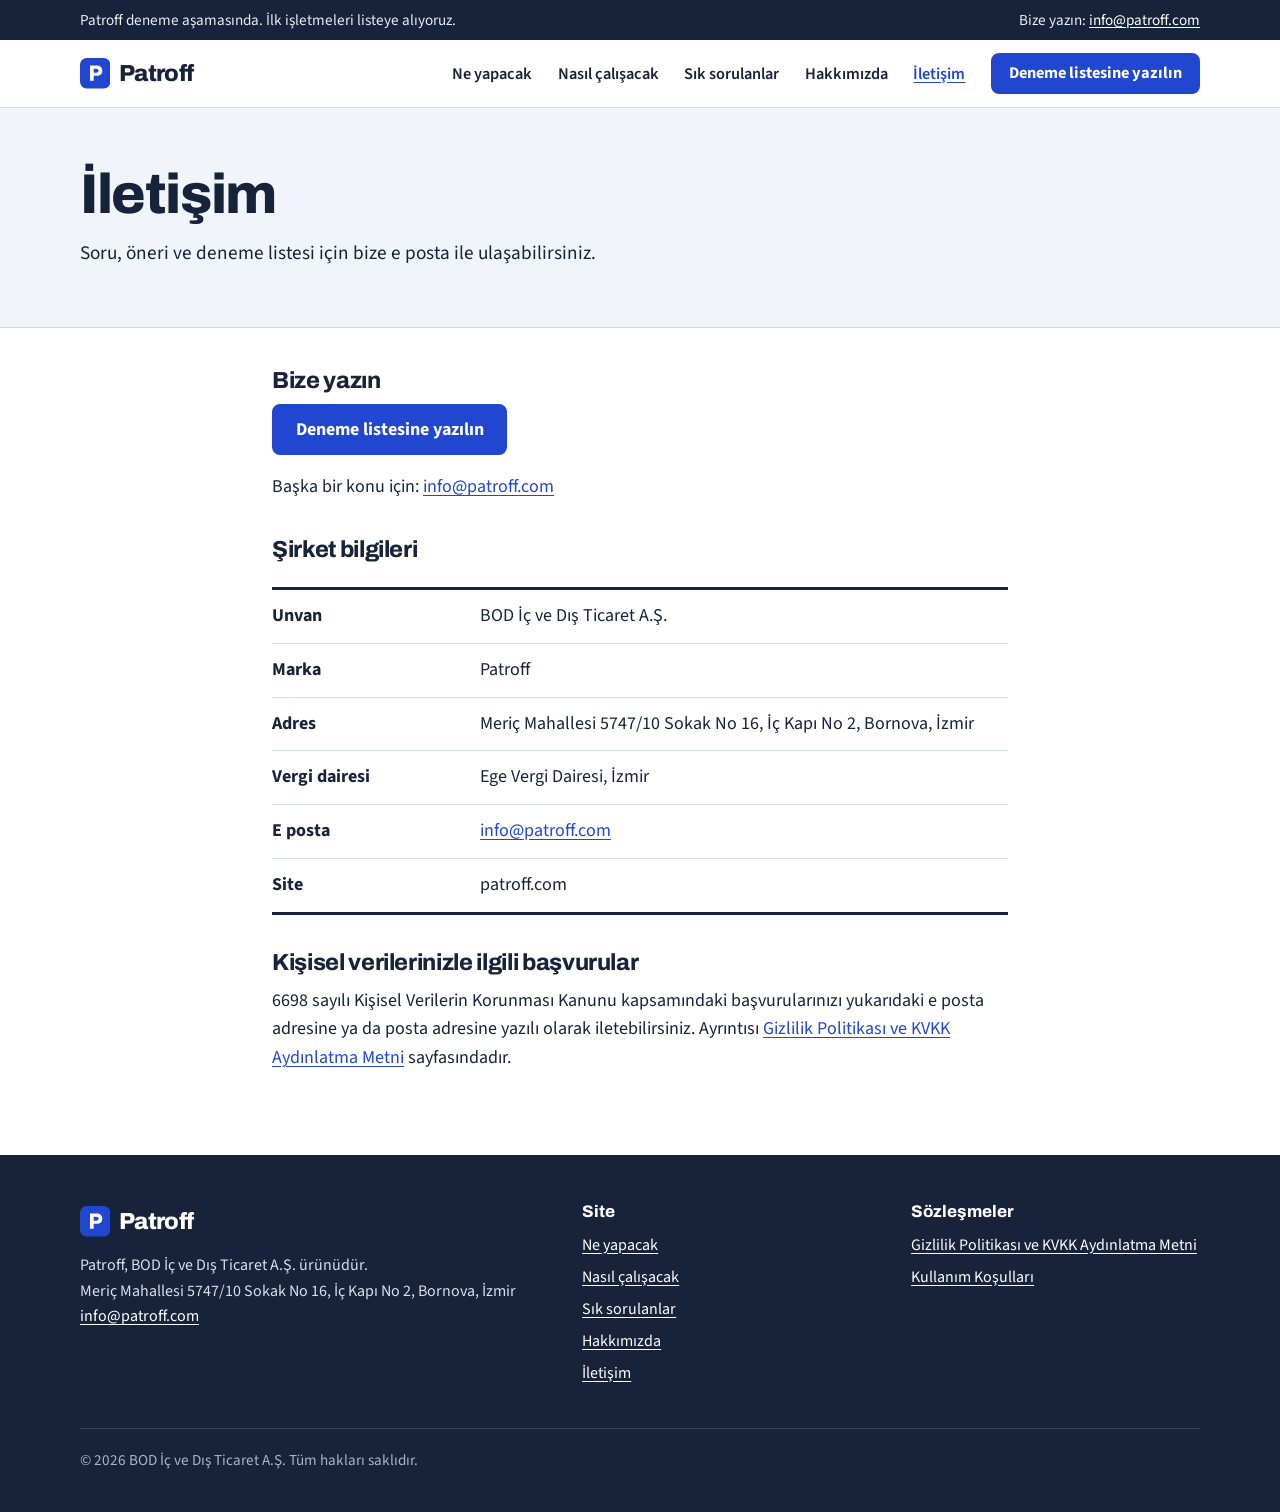
<file: iletisim.html>
<!doctype html>
<html lang="tr">
<head>
<meta charset="utf-8">
<meta name="viewport" content="width=device-width, initial-scale=1">
<title>İletişim | Patroff</title>
<meta name="description" content="Patroff iletişim ve şirket bilgileri. BOD İç ve Dış Ticaret A.Ş., Bornova, İzmir.">
<link rel="canonical" href="https://patroff.com/iletisim.html">
<meta property="og:type" content="website">
<meta property="og:locale" content="tr_TR">
<meta property="og:site_name" content="Patroff">
<meta property="og:title" content="İletişim | Patroff">
<meta property="og:description" content="Patroff iletişim ve şirket bilgileri. BOD İç ve Dış Ticaret A.Ş., Bornova, İzmir.">
<meta property="og:url" content="https://patroff.com/iletisim.html">
<meta name="theme-color" content="#2146d0">
<link rel="icon" href="favicon.svg" type="image/svg+xml">
<link rel="preload" href="archivo-latin.woff2" as="font" type="font/woff2" crossorigin>
<link rel="preload" href="sourcesans-latin.woff2" as="font" type="font/woff2" crossorigin>
<link rel="stylesheet" href="site.css">
</head>
<body>
<a class="atla" href="#icerik">İçeriğe geçin</a>
<div class="serit"><div class="sarma"><span>Patroff deneme aşamasında. İlk işletmeleri listeye alıyoruz.</span><span class="gizle">Bize yazın: <a href="mailto:info@patroff.com">info@patroff.com</a></span></div></div>
<header class="ust"><div class="sarma">
<a class="marka" href="index.html"><svg viewBox="0 0 32 32" aria-hidden="true"><rect width="32" height="32" rx="7" fill="#2146d0"/><path d="M10.5 24V8h7.1c3.6 0 5.9 2.1 5.9 5.3s-2.3 5.3-5.9 5.3h-3.2V24zm3.9-8.6h2.7c1.6 0 2.5-.8 2.5-2.1s-.9-2.1-2.5-2.1h-2.7z" fill="#fff"/></svg><span>Patroff</span></a>
<nav class="menu" aria-label="Site menüsü">
<a href="index.html#ne-yapacak">Ne yapacak</a>
<a href="index.html#nasil">Nasıl çalışacak</a>
<a href="index.html#sss">Sık sorulanlar</a>
<a href="hakkimizda.html">Hakkımızda</a>
<a href="iletisim.html" aria-current="page">İletişim</a>
<a class="dugme" href="mailto:info@patroff.com?subject=Patroff%20deneme%20listesi&body=Merhaba%2C%0A%0APatroff%20deneme%20listesine%20yaz%C4%B1lmak%20istiyorum.%0A%0A%C4%B0%C5%9Fletme%20ad%C4%B1%3A%0A%C5%9Eehir%3A%0A%C4%B0%C5%9Fletmenin%20i%C5%9Fi%3A%0Ae%20Fatura%20firman%C4%B1z%3A%0ATelefon%3A%0A">Deneme listesine yazılın</a>
</nav>
</div></header>
<main id="icerik">

<div class="sayfa-basi"><div class="sarma"><h1>İletişim</h1><p>Soru, öneri ve deneme listesi için bize e posta ile ulaşabilirsiniz.</p></div></div>
<div class="sarma dar metin">
<h2>Bize yazın</h2>
<p><a class="dugme" href="mailto:info@patroff.com?subject=Patroff%20deneme%20listesi&body=Merhaba%2C%0A%0APatroff%20deneme%20listesine%20yaz%C4%B1lmak%20istiyorum.%0A%0A%C4%B0%C5%9Fletme%20ad%C4%B1%3A%0A%C5%9Eehir%3A%0A%C4%B0%C5%9Fletmenin%20i%C5%9Fi%3A%0Ae%20Fatura%20firman%C4%B1z%3A%0ATelefon%3A%0A">Deneme listesine yazılın</a></p>
<p>Başka bir konu için: <a href="mailto:info@patroff.com">info@patroff.com</a></p>
<h2>Şirket bilgileri</h2>
<table class="kunye">
<tr><th scope="row">Unvan</th><td>BOD İç ve Dış Ticaret A.Ş.</td></tr>
<tr><th scope="row">Marka</th><td>Patroff</td></tr>
<tr><th scope="row">Adres</th><td>Meriç Mahallesi 5747/10 Sokak No 16, İç Kapı No 2, Bornova, İzmir</td></tr>
<tr><th scope="row">Vergi dairesi</th><td>Ege Vergi Dairesi, İzmir</td></tr>
<tr><th scope="row">E posta</th><td><a href="mailto:info@patroff.com">info@patroff.com</a></td></tr>
<tr><th scope="row">Site</th><td>patroff.com</td></tr>
</table>
<h2>Kişisel verilerinizle ilgili başvurular</h2>
<p>6698 sayılı Kişisel Verilerin Korunması Kanunu kapsamındaki başvurularınızı yukarıdaki e posta adresine ya da posta adresine yazılı olarak iletebilirsiniz. Ayrıntısı <a href="gizlilik.html">Gizlilik Politikası ve KVKK Aydınlatma Metni</a> sayfasındadır.</p>
</div>
</main>
<footer class="alt-bilgi"><div class="sarma">
<div class="sutunlar">
<div>
<a class="marka" href="index.html"><svg viewBox="0 0 32 32" aria-hidden="true"><rect width="32" height="32" rx="7" fill="#2146d0"/><path d="M10.5 24V8h7.1c3.6 0 5.9 2.1 5.9 5.3s-2.3 5.3-5.9 5.3h-3.2V24zm3.9-8.6h2.7c1.6 0 2.5-.8 2.5-2.1s-.9-2.1-2.5-2.1h-2.7z" fill="#fff"/></svg><span>Patroff</span></a>
<address>Patroff, BOD İç ve Dış Ticaret A.Ş. ürünüdür.<br>Meriç Mahallesi 5747/10 Sokak No 16, İç Kapı No 2, Bornova, İzmir<br><a href="mailto:info@patroff.com">info@patroff.com</a></address>
</div>
<div>
<h2>Site</h2>
<ul>
<li><a href="index.html#ne-yapacak">Ne yapacak</a></li>
<li><a href="index.html#nasil">Nasıl çalışacak</a></li>
<li><a href="index.html#sss">Sık sorulanlar</a></li>
<li><a href="hakkimizda.html">Hakkımızda</a></li>
<li><a href="iletisim.html">İletişim</a></li>
</ul>
</div>
<div>
<h2>Sözleşmeler</h2>
<ul>
<li><a href="gizlilik.html">Gizlilik Politikası ve KVKK Aydınlatma Metni</a></li>
<li><a href="kosullar.html">Kullanım Koşulları</a></li>
</ul>
</div>
</div>
<p class="telif">© 2026 BOD İç ve Dış Ticaret A.Ş. Tüm hakları saklıdır.</p>
</div></footer>
</body>
</html>
</file>
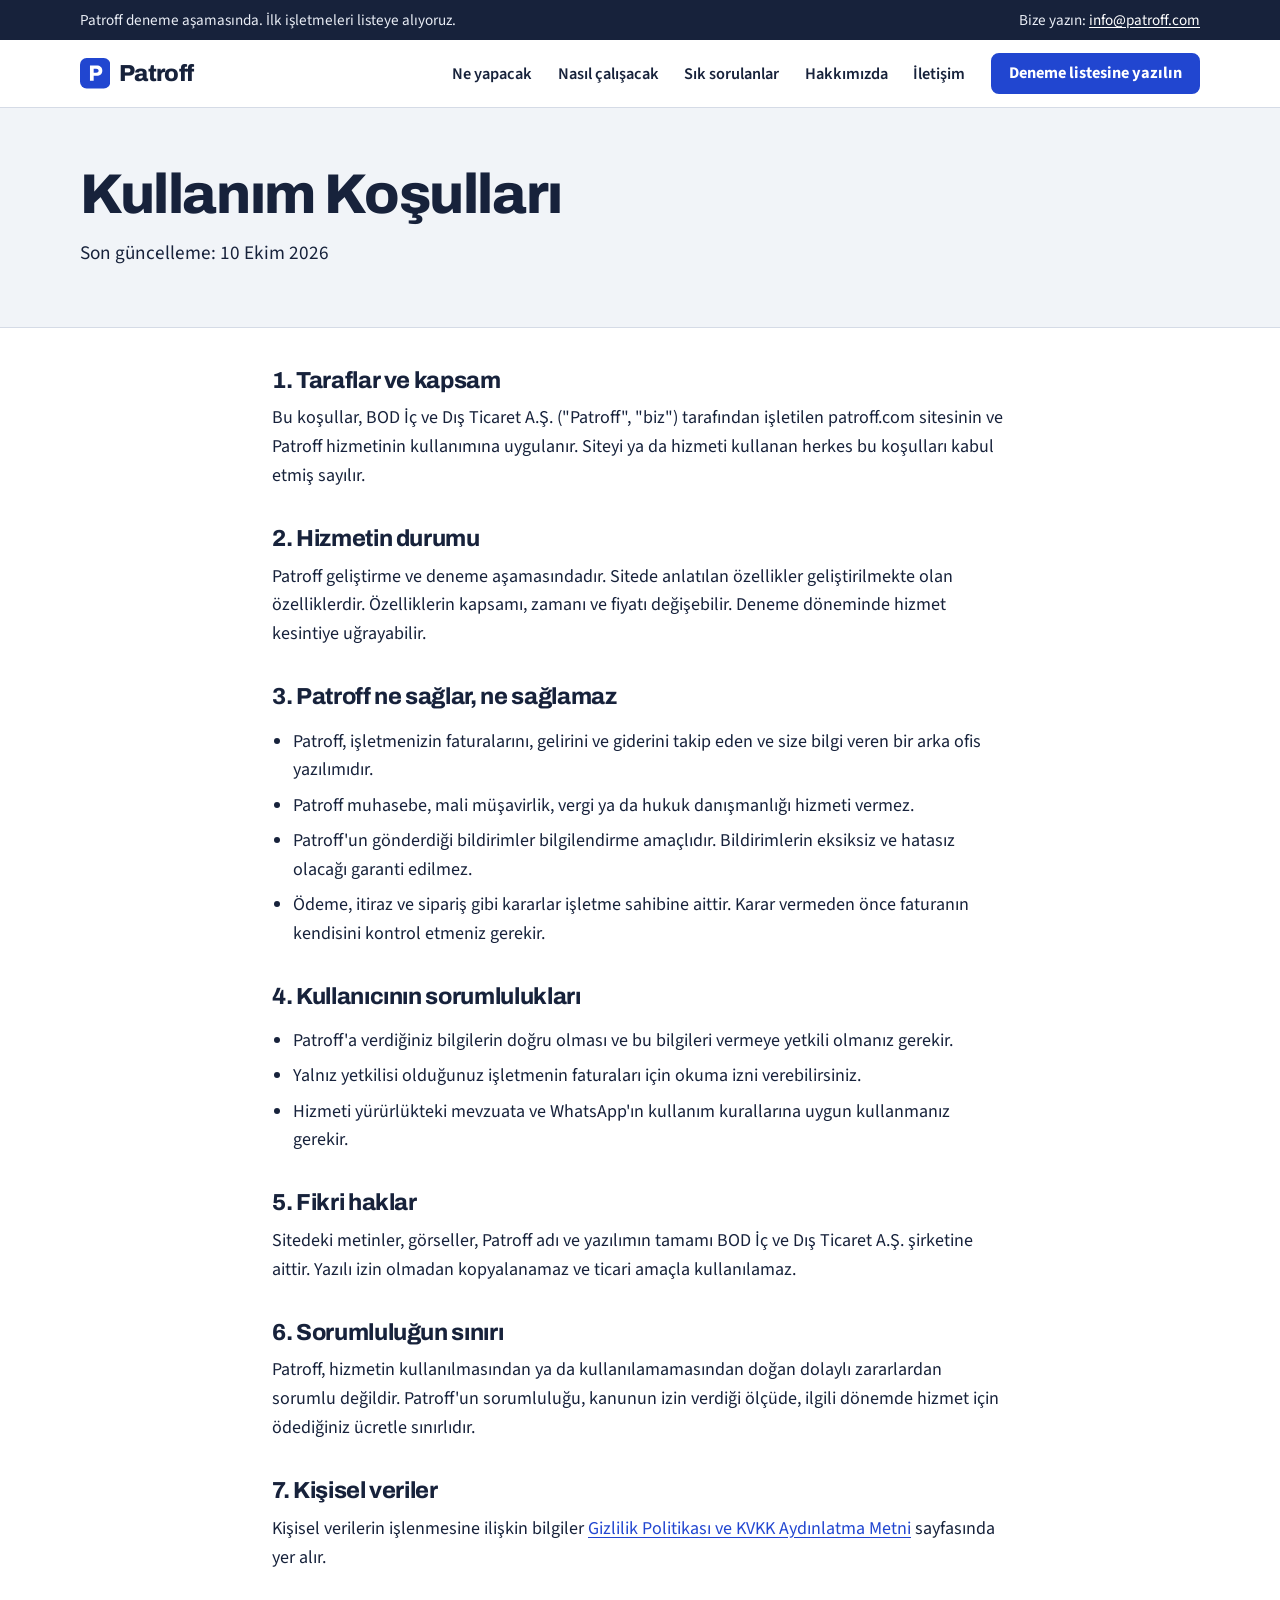
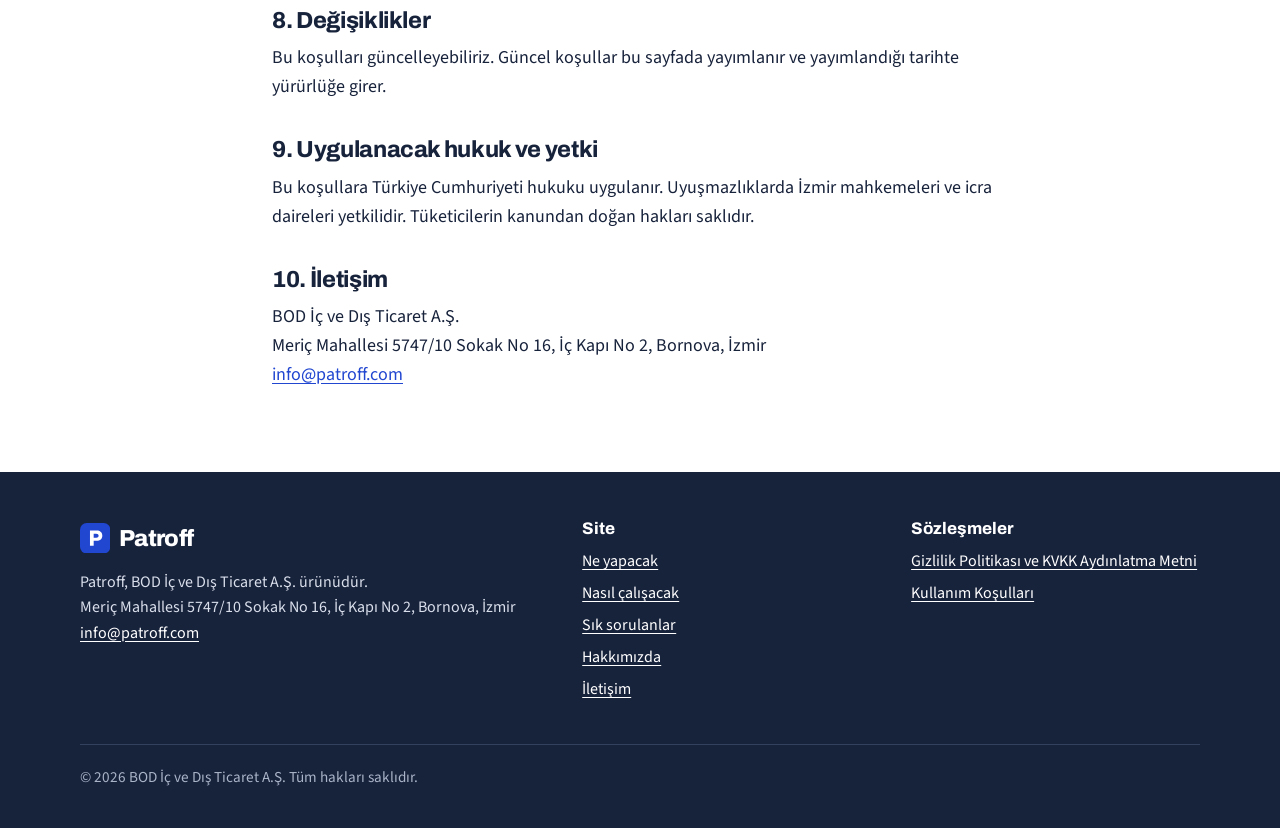
<file: kosullar.html>
<!doctype html>
<html lang="tr">
<head>
<meta charset="utf-8">
<meta name="viewport" content="width=device-width, initial-scale=1">
<title>Kullanım Koşulları | Patroff</title>
<meta name="description" content="patroff.com sitesinin ve Patroff hizmetinin kullanım koşulları.">
<link rel="canonical" href="https://patroff.com/kosullar.html">
<meta property="og:type" content="website">
<meta property="og:locale" content="tr_TR">
<meta property="og:site_name" content="Patroff">
<meta property="og:title" content="Kullanım Koşulları | Patroff">
<meta property="og:description" content="patroff.com sitesinin ve Patroff hizmetinin kullanım koşulları.">
<meta property="og:url" content="https://patroff.com/kosullar.html">
<meta name="theme-color" content="#2146d0">
<link rel="icon" href="favicon.svg" type="image/svg+xml">
<link rel="preload" href="archivo-latin.woff2" as="font" type="font/woff2" crossorigin>
<link rel="preload" href="sourcesans-latin.woff2" as="font" type="font/woff2" crossorigin>
<link rel="stylesheet" href="site.css">
</head>
<body>
<a class="atla" href="#icerik">İçeriğe geçin</a>
<div class="serit"><div class="sarma"><span>Patroff deneme aşamasında. İlk işletmeleri listeye alıyoruz.</span><span class="gizle">Bize yazın: <a href="mailto:info@patroff.com">info@patroff.com</a></span></div></div>
<header class="ust"><div class="sarma">
<a class="marka" href="index.html"><svg viewBox="0 0 32 32" aria-hidden="true"><rect width="32" height="32" rx="7" fill="#2146d0"/><path d="M10.5 24V8h7.1c3.6 0 5.9 2.1 5.9 5.3s-2.3 5.3-5.9 5.3h-3.2V24zm3.9-8.6h2.7c1.6 0 2.5-.8 2.5-2.1s-.9-2.1-2.5-2.1h-2.7z" fill="#fff"/></svg><span>Patroff</span></a>
<nav class="menu" aria-label="Site menüsü">
<a href="index.html#ne-yapacak">Ne yapacak</a>
<a href="index.html#nasil">Nasıl çalışacak</a>
<a href="index.html#sss">Sık sorulanlar</a>
<a href="hakkimizda.html">Hakkımızda</a>
<a href="iletisim.html">İletişim</a>
<a class="dugme" href="mailto:info@patroff.com?subject=Patroff%20deneme%20listesi&body=Merhaba%2C%0A%0APatroff%20deneme%20listesine%20yaz%C4%B1lmak%20istiyorum.%0A%0A%C4%B0%C5%9Fletme%20ad%C4%B1%3A%0A%C5%9Eehir%3A%0A%C4%B0%C5%9Fletmenin%20i%C5%9Fi%3A%0Ae%20Fatura%20firman%C4%B1z%3A%0ATelefon%3A%0A">Deneme listesine yazılın</a>
</nav>
</div></header>
<main id="icerik">

<div class="sayfa-basi"><div class="sarma"><h1>Kullanım Koşulları</h1><p>Son güncelleme: 10 Ekim 2026</p></div></div>
<div class="sarma dar metin">
<h2>1. Taraflar ve kapsam</h2>
<p>Bu koşullar, BOD İç ve Dış Ticaret A.Ş. ("Patroff", "biz") tarafından işletilen patroff.com sitesinin ve Patroff hizmetinin kullanımına uygulanır. Siteyi ya da hizmeti kullanan herkes bu koşulları kabul etmiş sayılır.</p>

<h2>2. Hizmetin durumu</h2>
<p>Patroff geliştirme ve deneme aşamasındadır. Sitede anlatılan özellikler geliştirilmekte olan özelliklerdir. Özelliklerin kapsamı, zamanı ve fiyatı değişebilir. Deneme döneminde hizmet kesintiye uğrayabilir.</p>

<h2>3. Patroff ne sağlar, ne sağlamaz</h2>
<ul>
<li>Patroff, işletmenizin faturalarını, gelirini ve giderini takip eden ve size bilgi veren bir arka ofis yazılımıdır.</li>
<li>Patroff muhasebe, mali müşavirlik, vergi ya da hukuk danışmanlığı hizmeti vermez.</li>
<li>Patroff'un gönderdiği bildirimler bilgilendirme amaçlıdır. Bildirimlerin eksiksiz ve hatasız olacağı garanti edilmez.</li>
<li>Ödeme, itiraz ve sipariş gibi kararlar işletme sahibine aittir. Karar vermeden önce faturanın kendisini kontrol etmeniz gerekir.</li>
</ul>

<h2>4. Kullanıcının sorumlulukları</h2>
<ul>
<li>Patroff'a verdiğiniz bilgilerin doğru olması ve bu bilgileri vermeye yetkili olmanız gerekir.</li>
<li>Yalnız yetkilisi olduğunuz işletmenin faturaları için okuma izni verebilirsiniz.</li>
<li>Hizmeti yürürlükteki mevzuata ve WhatsApp'ın kullanım kurallarına uygun kullanmanız gerekir.</li>
</ul>

<h2>5. Fikri haklar</h2>
<p>Sitedeki metinler, görseller, Patroff adı ve yazılımın tamamı BOD İç ve Dış Ticaret A.Ş. şirketine aittir. Yazılı izin olmadan kopyalanamaz ve ticari amaçla kullanılamaz.</p>

<h2>6. Sorumluluğun sınırı</h2>
<p>Patroff, hizmetin kullanılmasından ya da kullanılamamasından doğan dolaylı zararlardan sorumlu değildir. Patroff'un sorumluluğu, kanunun izin verdiği ölçüde, ilgili dönemde hizmet için ödediğiniz ücretle sınırlıdır.</p>

<h2>7. Kişisel veriler</h2>
<p>Kişisel verilerin işlenmesine ilişkin bilgiler <a href="gizlilik.html">Gizlilik Politikası ve KVKK Aydınlatma Metni</a> sayfasında yer alır.</p>

<h2>8. Değişiklikler</h2>
<p>Bu koşulları güncelleyebiliriz. Güncel koşullar bu sayfada yayımlanır ve yayımlandığı tarihte yürürlüğe girer.</p>

<h2>9. Uygulanacak hukuk ve yetki</h2>
<p>Bu koşullara Türkiye Cumhuriyeti hukuku uygulanır. Uyuşmazlıklarda İzmir mahkemeleri ve icra daireleri yetkilidir. Tüketicilerin kanundan doğan hakları saklıdır.</p>

<h2>10. İletişim</h2>
<p>BOD İç ve Dış Ticaret A.Ş.<br>Meriç Mahallesi 5747/10 Sokak No 16, İç Kapı No 2, Bornova, İzmir<br><a href="mailto:info@patroff.com">info@patroff.com</a></p>
</div>
</main>
<footer class="alt-bilgi"><div class="sarma">
<div class="sutunlar">
<div>
<a class="marka" href="index.html"><svg viewBox="0 0 32 32" aria-hidden="true"><rect width="32" height="32" rx="7" fill="#2146d0"/><path d="M10.5 24V8h7.1c3.6 0 5.9 2.1 5.9 5.3s-2.3 5.3-5.9 5.3h-3.2V24zm3.9-8.6h2.7c1.6 0 2.5-.8 2.5-2.1s-.9-2.1-2.5-2.1h-2.7z" fill="#fff"/></svg><span>Patroff</span></a>
<address>Patroff, BOD İç ve Dış Ticaret A.Ş. ürünüdür.<br>Meriç Mahallesi 5747/10 Sokak No 16, İç Kapı No 2, Bornova, İzmir<br><a href="mailto:info@patroff.com">info@patroff.com</a></address>
</div>
<div>
<h2>Site</h2>
<ul>
<li><a href="index.html#ne-yapacak">Ne yapacak</a></li>
<li><a href="index.html#nasil">Nasıl çalışacak</a></li>
<li><a href="index.html#sss">Sık sorulanlar</a></li>
<li><a href="hakkimizda.html">Hakkımızda</a></li>
<li><a href="iletisim.html">İletişim</a></li>
</ul>
</div>
<div>
<h2>Sözleşmeler</h2>
<ul>
<li><a href="gizlilik.html">Gizlilik Politikası ve KVKK Aydınlatma Metni</a></li>
<li><a href="kosullar.html">Kullanım Koşulları</a></li>
</ul>
</div>
</div>
<p class="telif">© 2026 BOD İç ve Dış Ticaret A.Ş. Tüm hakları saklıdır.</p>
</div></footer>
</body>
</html>
</file>
<file: site.css>
/* Patroff sitesi. Tek sütun akış, üstte menü, kahramanda telefon ve fatura kağıdı, altta fatura tablosu düzeninde dertler. */
@font-face{font-family:"Archivo";font-style:normal;font-weight:100 900;font-display:swap;src:url(archivo-latin-ext.woff2) format("woff2");unicode-range:U+0100-02BA,U+02BD-02C5,U+02C7-02CC,U+02CE-02D7,U+02DD-02FF,U+0304,U+0308,U+0329,U+1D00-1DBF,U+1E00-1E9F,U+1EF2-1EFF,U+2020,U+20A0-20AB,U+20AD-20C0,U+2113,U+2C60-2C7F,U+A720-A7FF}
@font-face{font-family:"Archivo";font-style:normal;font-weight:100 900;font-display:swap;src:url(archivo-latin.woff2) format("woff2");unicode-range:U+0000-00FF,U+0131,U+0152-0153,U+02BB-02BC,U+02C6,U+02DA,U+02DC,U+0304,U+0308,U+0329,U+2000-206F,U+20AC,U+2122,U+2191,U+2193,U+2212,U+2215,U+FEFF,U+FFFD}
@font-face{font-family:"Source Sans 3";font-style:normal;font-weight:200 900;font-display:swap;src:url(sourcesans-latin-ext.woff2) format("woff2");unicode-range:U+0100-02BA,U+02BD-02C5,U+02C7-02CC,U+02CE-02D7,U+02DD-02FF,U+0304,U+0308,U+0329,U+1D00-1DBF,U+1E00-1E9F,U+1EF2-1EFF,U+2020,U+20A0-20AB,U+20AD-20C0,U+2113,U+2C60-2C7F,U+A720-A7FF}
@font-face{font-family:"Source Sans 3";font-style:normal;font-weight:200 900;font-display:swap;src:url(sourcesans-latin.woff2) format("woff2");unicode-range:U+0000-00FF,U+0131,U+0152-0153,U+02BB-02BC,U+02C6,U+02DA,U+02DC,U+0304,U+0308,U+0329,U+2000-206F,U+20AC,U+2122,U+2191,U+2193,U+2212,U+2215,U+FEFF,U+FFFD}

:root{
  --kagit:#ffffff;
  --zemin:#f1f4f8;
  --murekkep:#17223b;
  --ikincil:#56617a;
  --cizgi:#d5dbe6;
  --kase:#2146d0;
  --kase-koyu:#1733a0;
  --fosfor:#ffe169;
  --wa-ust:#0b6e5f;
  --wa-zemin:#ece5dc;
  --wa-dugme:#0a6fc2;
  color-scheme:light;
}
*,*::before,*::after{box-sizing:border-box}
html{-webkit-text-size-adjust:100%;scroll-behavior:smooth}
@media (prefers-reduced-motion:reduce){html{scroll-behavior:auto}}
body{margin:0;background:var(--kagit);color:var(--murekkep);font-family:"Source Sans 3","Segoe UI",Arial,sans-serif;font-size:1.125rem;line-height:1.6}
img,svg{max-width:100%}
a{color:var(--kase);text-underline-offset:.16em}
a:hover{color:var(--kase-koyu)}
:focus-visible{outline:3px solid var(--kase);outline-offset:3px;border-radius:4px}
h1,h2,h3{font-family:"Archivo","Arial Narrow",Arial,sans-serif;line-height:1.1;margin:0;letter-spacing:-.015em}
h1{font-weight:800;font-size:clamp(2.1rem,4.7vw,3.5rem);line-height:1.04;letter-spacing:-.025em}
h2{font-weight:750;font-size:clamp(1.6rem,3vw,2.25rem)}
h3{font-weight:700;font-size:1.2rem;letter-spacing:0}
p{margin:0 0 1em}
.sarma{width:min(1120px,100% - 2.5rem);margin-inline:auto}
.dar{max-width:46rem}
.atla{position:absolute;left:-999px;top:0;background:var(--murekkep);color:#fff;padding:.6rem 1rem;z-index:10}
.atla:focus{left:0}

/* Üst şerit ve menü */
.serit{background:var(--murekkep);color:#e9edf5;font-size:.95rem}
.serit .sarma{display:flex;gap:.5rem 1.5rem;justify-content:space-between;flex-wrap:wrap;padding-block:.5rem}
.serit a{color:#fff}
.ust{border-bottom:1px solid var(--cizgi);background:var(--kagit);position:sticky;top:0;z-index:5}
.ust .sarma{display:flex;align-items:center;gap:1rem 2rem;justify-content:space-between;flex-wrap:wrap;padding-block:.8rem}
.marka{display:inline-flex;align-items:center;gap:.55rem;font-family:"Archivo",Arial,sans-serif;font-weight:800;font-size:1.45rem;letter-spacing:-.03em;color:var(--murekkep);text-decoration:none}
.marka svg{width:1.9rem;height:1.9rem;flex:none}
.menu{display:flex;align-items:center;gap:.4rem 1.6rem;flex-wrap:wrap;font-weight:600;font-size:1.02rem}
.menu a{color:var(--murekkep);text-decoration:none}
.menu a:hover,.menu a[aria-current="page"]{color:var(--kase);text-decoration:underline}
.dugme{display:inline-block;background:var(--kase);color:#fff;font-weight:700;text-decoration:none;padding:.8rem 1.35rem;border-radius:8px;border:2px solid var(--kase);line-height:1.2}
.dugme:hover{background:var(--kase-koyu);border-color:var(--kase-koyu);color:#fff}
.menu .dugme{padding:.55rem 1rem;color:#fff}
.menu .dugme:hover{color:#fff;text-decoration:none}
.dugme.acik{background:#fff;color:var(--kase);border-color:#fff}
.dugme.acik:hover{background:var(--fosfor);border-color:var(--fosfor);color:var(--murekkep)}

/* Kahraman */
.kahraman{background:var(--zemin);border-bottom:1px solid var(--cizgi);overflow:hidden}
.kahraman .sarma{display:grid;grid-template-columns:minmax(0,1.08fr) minmax(0,.92fr);gap:3rem;align-items:center;padding-block:clamp(2.5rem,6vw,5rem)}
.kahraman p.alt{font-size:1.25rem;line-height:1.5;margin:1.4rem 0 0;max-width:34rem}
.kahraman .durum{margin:1rem 0 0;color:var(--ikincil);max-width:34rem}
.eylem{display:flex;flex-wrap:wrap;gap:.9rem 1.5rem;align-items:center;margin-top:1.8rem}
.eylem a.duz{font-weight:600}
.sahne{position:relative;min-height:33.5rem}
.fatura{position:absolute;left:0;top:.8rem;width:21rem;background:#fff;border:1px solid var(--cizgi);box-shadow:0 12px 28px rgba(23,34,59,.13);padding:1rem 1.1rem 1.2rem;transform:rotate(-3deg);font-size:.92rem;line-height:1.35}
.fatura .bas{display:flex;justify-content:space-between;font-family:"Archivo",Arial,sans-serif;font-weight:800;font-size:1rem;border-bottom:2px solid var(--murekkep);padding-bottom:.4rem;margin-bottom:.4rem}
.fatura .bas span:last-child{font-family:"Source Sans 3",Arial,sans-serif;font-weight:400;font-size:.82rem;color:var(--ikincil)}
.fatura table{width:100%;border-collapse:collapse}
.fatura td{padding:.32rem 0;border-bottom:1px solid var(--cizgi);vertical-align:top}
.fatura td:last-child{text-align:right;white-space:nowrap;font-variant-numeric:tabular-nums}
.fatura tr.isaret td{background:var(--fosfor);font-weight:700}
.fatura tr.isaret td:first-child{padding-left:.3rem}
.fatura tr.isaret td:last-child{padding-right:.3rem}
.fatura .toplam td{border-bottom:0;font-weight:700;padding-top:.5rem}
.telefon{position:absolute;right:0;top:10.8rem;width:17rem;background:#10182b;border-radius:2.1rem;padding:.6rem;box-shadow:0 24px 50px rgba(23,34,59,.28)}
.ekran{border-radius:1.6rem;overflow:hidden;background:var(--wa-zemin);font-family:"Segoe UI",Roboto,Helvetica,Arial,sans-serif;font-size:.86rem;line-height:1.38;color:#111b21}
.wa-ust{background:var(--wa-ust);color:#fff;display:flex;align-items:center;gap:.6rem;padding:.75rem .8rem}
.wa-ust .yuz{width:2.1rem;height:2.1rem;border-radius:50%;background:#fff;color:var(--kase);display:grid;place-items:center;font-family:"Archivo",Arial,sans-serif;font-weight:800}
.wa-ust strong{display:block;font-size:.95rem;line-height:1.15}
.wa-ust small{opacity:.85;font-size:.74rem}
.sohbet{padding:.8rem .65rem 1.4rem}
.gun{width:max-content;margin:0 auto .7rem;background:#fff;border-radius:.5rem;padding:.15rem .6rem;font-size:.72rem;color:#54656f}
.balon{background:#fff;border-radius:0 .6rem .6rem .6rem;padding:.5rem .6rem .35rem;max-width:94%;box-shadow:0 1px 1px rgba(0,0,0,.12)}
.balon p{margin:0 0 .45rem}
.balon p.ilk{font-weight:700}
.balon .saat{display:block;text-align:right;font-size:.68rem;color:#667781;margin-top:-.2rem}
.wa-dugme{display:block;background:#fff;color:var(--wa-dugme);text-align:center;font-weight:600;border-radius:.6rem;padding:.5rem;margin-top:.3rem;max-width:94%;box-shadow:0 1px 1px rgba(0,0,0,.12)}

/* Bölümler */
.bolum{padding-block:clamp(3rem,7vw,5.5rem)}
.bolum + .bolum{border-top:1px solid var(--cizgi)}
.bolum.gri{background:var(--zemin)}
.bolum h2 + p.giris{margin-top:1rem;font-size:1.2rem;max-width:44rem;color:var(--murekkep)}

/* Fatura tablosu düzeninde dertler */
.dertler{margin-top:2.2rem;border-top:3px solid var(--murekkep);border-bottom:3px solid var(--murekkep)}
.dert{display:grid;grid-template-columns:minmax(0,.9fr) minmax(0,1.05fr) minmax(0,1fr);gap:1.8rem;padding:1.6rem 0;border-bottom:1px solid var(--cizgi)}
.dert:last-child{border-bottom:0}
.dert.baslik{padding:.7rem 0;font-weight:700;font-size:1rem;color:var(--ikincil);border-bottom:1px solid var(--murekkep)}
.dert h3{font-size:1.3rem;line-height:1.2;margin-bottom:.5rem}
.dert p{margin:0}
.ornek{background:var(--wa-zemin);border-radius:.8rem;padding:.8rem;font-family:"Segoe UI",Roboto,Helvetica,Arial,sans-serif;font-size:.95rem;line-height:1.4;color:#111b21;align-self:start}
.ornek .balon{max-width:100%}
.etiket{display:none;font-weight:700;color:var(--ikincil);font-size:.95rem;margin-bottom:.25rem}

/* Adımlar */
.adimlar{list-style:none;margin:2.2rem 0 0;padding:0;display:grid;grid-template-columns:repeat(3,minmax(0,1fr));gap:2.2rem;counter-reset:adim}
.adimlar li{counter-increment:adim;border-top:3px solid var(--kase);padding-top:1rem}
.adimlar li::before{content:counter(adim) ".";font-family:"Archivo",Arial,sans-serif;font-weight:800;font-size:2.2rem;line-height:1;color:var(--kase);display:block;margin-bottom:.5rem}
.adimlar h3{margin-bottom:.5rem}
.adimlar p{margin:0}

.ikili{display:grid;grid-template-columns:repeat(2,minmax(0,1fr));gap:3rem}
.ikili h2{margin-bottom:1rem}
.duzliste{margin:0;padding-left:1.2rem}
.duzliste li{margin-bottom:.5rem}
.isler{display:flex;flex-wrap:wrap;gap:.5rem .6rem;list-style:none;padding:0;margin:1.5rem 0 0}
.isler li{background:#fff;border:1px solid var(--cizgi);border-radius:999px;padding:.3rem .9rem;font-weight:600;font-size:1rem}

/* Sık sorulanlar */
.sss{margin-top:1.8rem;border-top:1px solid var(--cizgi)}
.sss details{border-bottom:1px solid var(--cizgi)}
.sss summary{cursor:pointer;font-family:"Archivo",Arial,sans-serif;font-weight:700;font-size:1.15rem;padding:1.05rem 2.2rem 1.05rem 0;list-style:none;position:relative}
.sss summary::-webkit-details-marker{display:none}
.sss summary::after{content:"+";position:absolute;right:.2rem;top:.75rem;font-size:1.6rem;font-weight:400;color:var(--kase)}
.sss details[open] summary::after{content:"\2212"}
.sss details p{max-width:44rem;margin:0 0 1.2rem}

/* Kapanış */
.kapanis{background:var(--kase);color:#fff}
.kapanis .sarma{padding-block:clamp(2.8rem,6vw,4.5rem);display:grid;grid-template-columns:minmax(0,1.4fr) auto;gap:2rem;align-items:center}
.kapanis p{margin:.8rem 0 0;max-width:38rem;font-size:1.15rem}
.kapanis a:not(.dugme){color:#fff}

/* Alt */
.alt-bilgi{background:var(--murekkep);color:#d9dfeb;font-size:1rem}
.alt-bilgi .sarma{padding-block:3rem 1.5rem}
.alt-bilgi .sutunlar{display:grid;grid-template-columns:1.6fr 1fr 1fr;gap:2.5rem}
.alt-bilgi h2{font-size:1.05rem;letter-spacing:0;color:#fff;margin-bottom:.7rem}
.alt-bilgi a{color:#fff}
.alt-bilgi ul{list-style:none;margin:0;padding:0}
.alt-bilgi li{margin-bottom:.4rem}
.alt-bilgi address{font-style:normal}
.alt-bilgi .marka{color:#fff;margin-bottom:.8rem}
.alt-bilgi .telif{border-top:1px solid #33405e;margin-top:2.2rem;padding-top:1.2rem;color:#aab4c8;font-size:.95rem}

/* İç sayfalar */
.sayfa-basi{background:var(--zemin);border-bottom:1px solid var(--cizgi)}
.sayfa-basi .sarma{padding-block:clamp(2.2rem,5vw,3.6rem)}
.sayfa-basi p{margin:.9rem 0 0;max-width:42rem;font-size:1.2rem}
.metin{padding-block:2.5rem 4rem}
.metin h2{font-size:1.45rem;margin:2.2rem 0 .7rem}
.metin h2:first-child{margin-top:0}
.metin ul,.metin ol{padding-left:1.3rem}
.metin li{margin-bottom:.4rem}
.kunye{border-top:3px solid var(--murekkep);border-bottom:3px solid var(--murekkep);margin:1.5rem 0;width:100%;border-collapse:collapse}
.kunye th,.kunye td{text-align:left;padding:.75rem .5rem .75rem 0;border-bottom:1px solid var(--cizgi);vertical-align:top}
.kunye tr:last-child th,.kunye tr:last-child td{border-bottom:0}
.kunye th{width:13rem;font-weight:700}

@media (max-width:900px){
  .kahraman .sarma{grid-template-columns:1fr;gap:2rem}
  .sahne{min-height:0;padding-block:1rem 0}
  .fatura{display:none}
  .telefon{position:relative;top:0;right:auto;margin:0 auto}
  .dert{grid-template-columns:1fr;gap:.9rem}
  .dert.baslik{display:none}
  .etiket{display:block}
  .adimlar{grid-template-columns:1fr;gap:1.6rem}
  .ikili{grid-template-columns:1fr;gap:2.5rem}
  .kapanis .sarma{grid-template-columns:1fr}
  .alt-bilgi .sutunlar{grid-template-columns:1fr;gap:1.8rem}
  .kunye th{width:auto;display:block;border-bottom:0;padding-bottom:0}
  .kunye td{display:block;padding-top:.2rem}
}
@media (max-width:560px){
  .serit .sarma span.gizle{display:none}
  .menu{gap:.3rem 1.1rem;font-size:.98rem}
  .menu .dugme{display:none}
  .ust{position:static}
}
</file>
